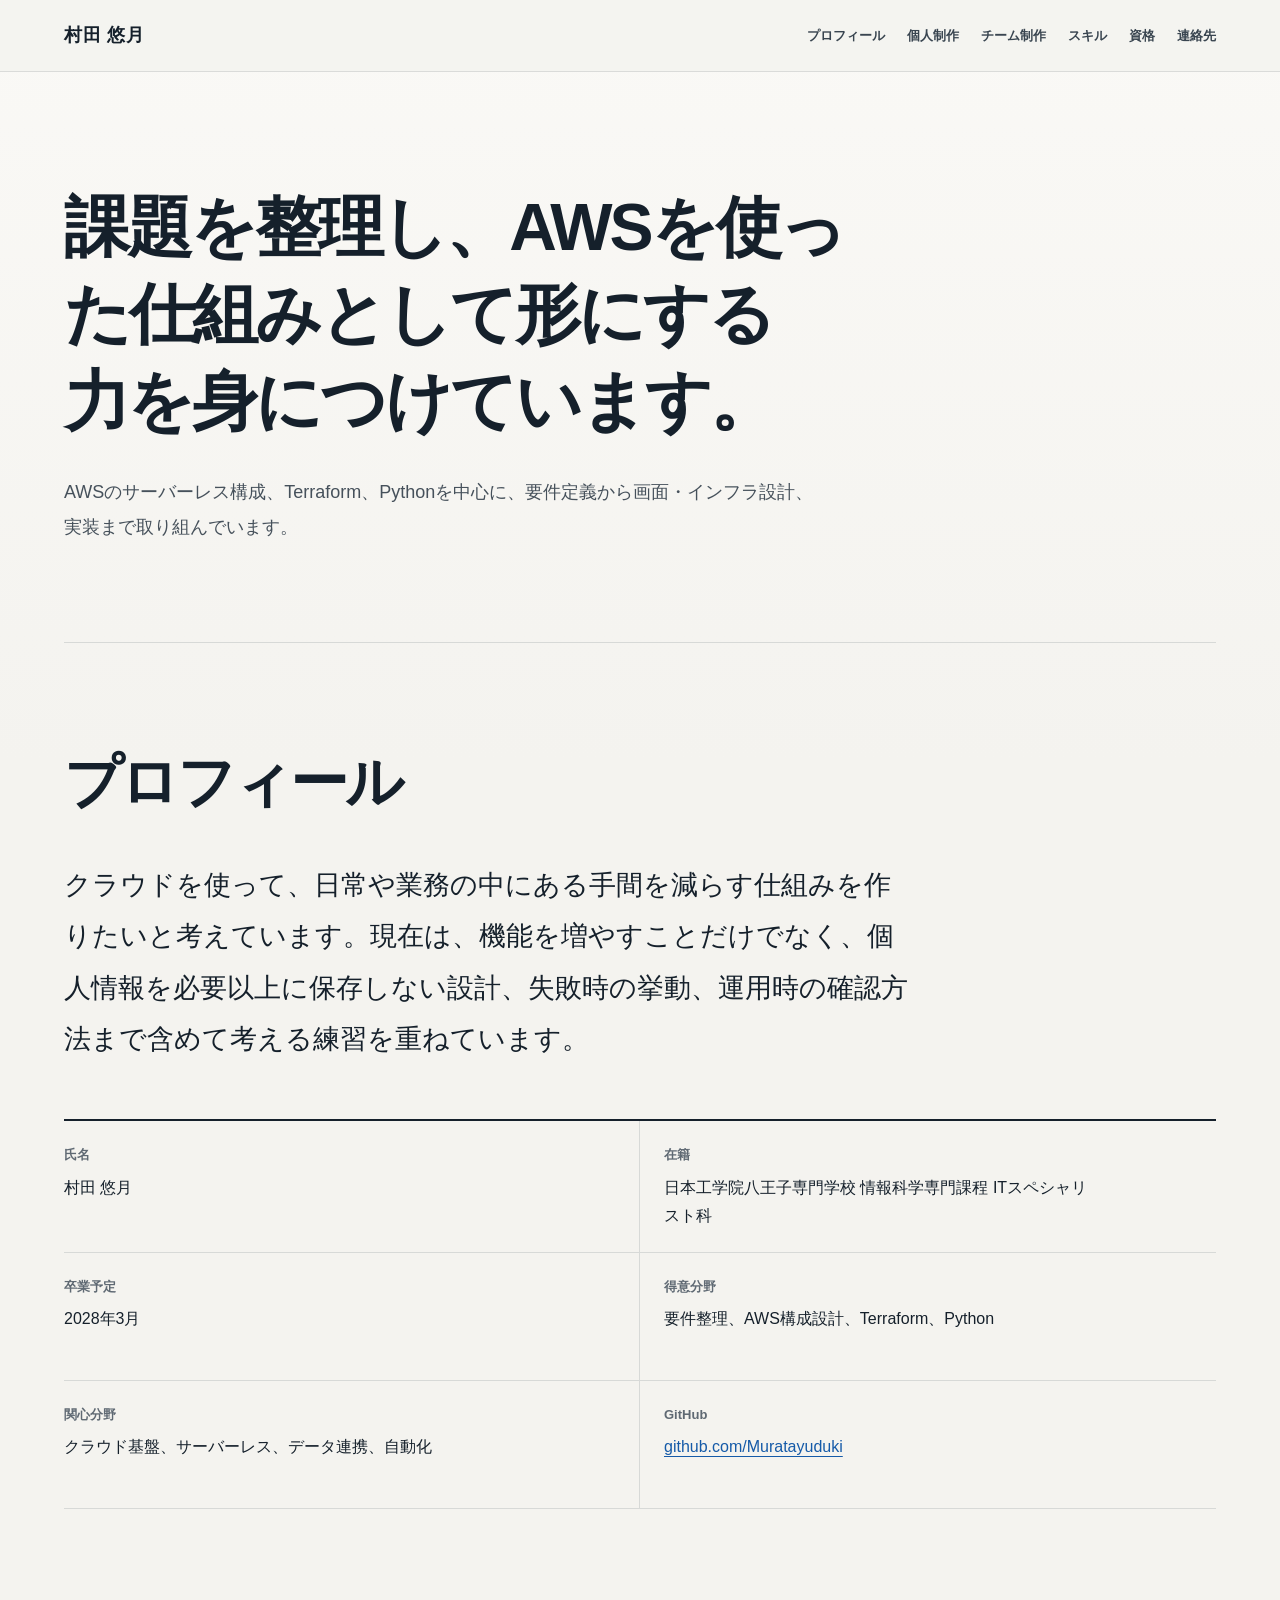
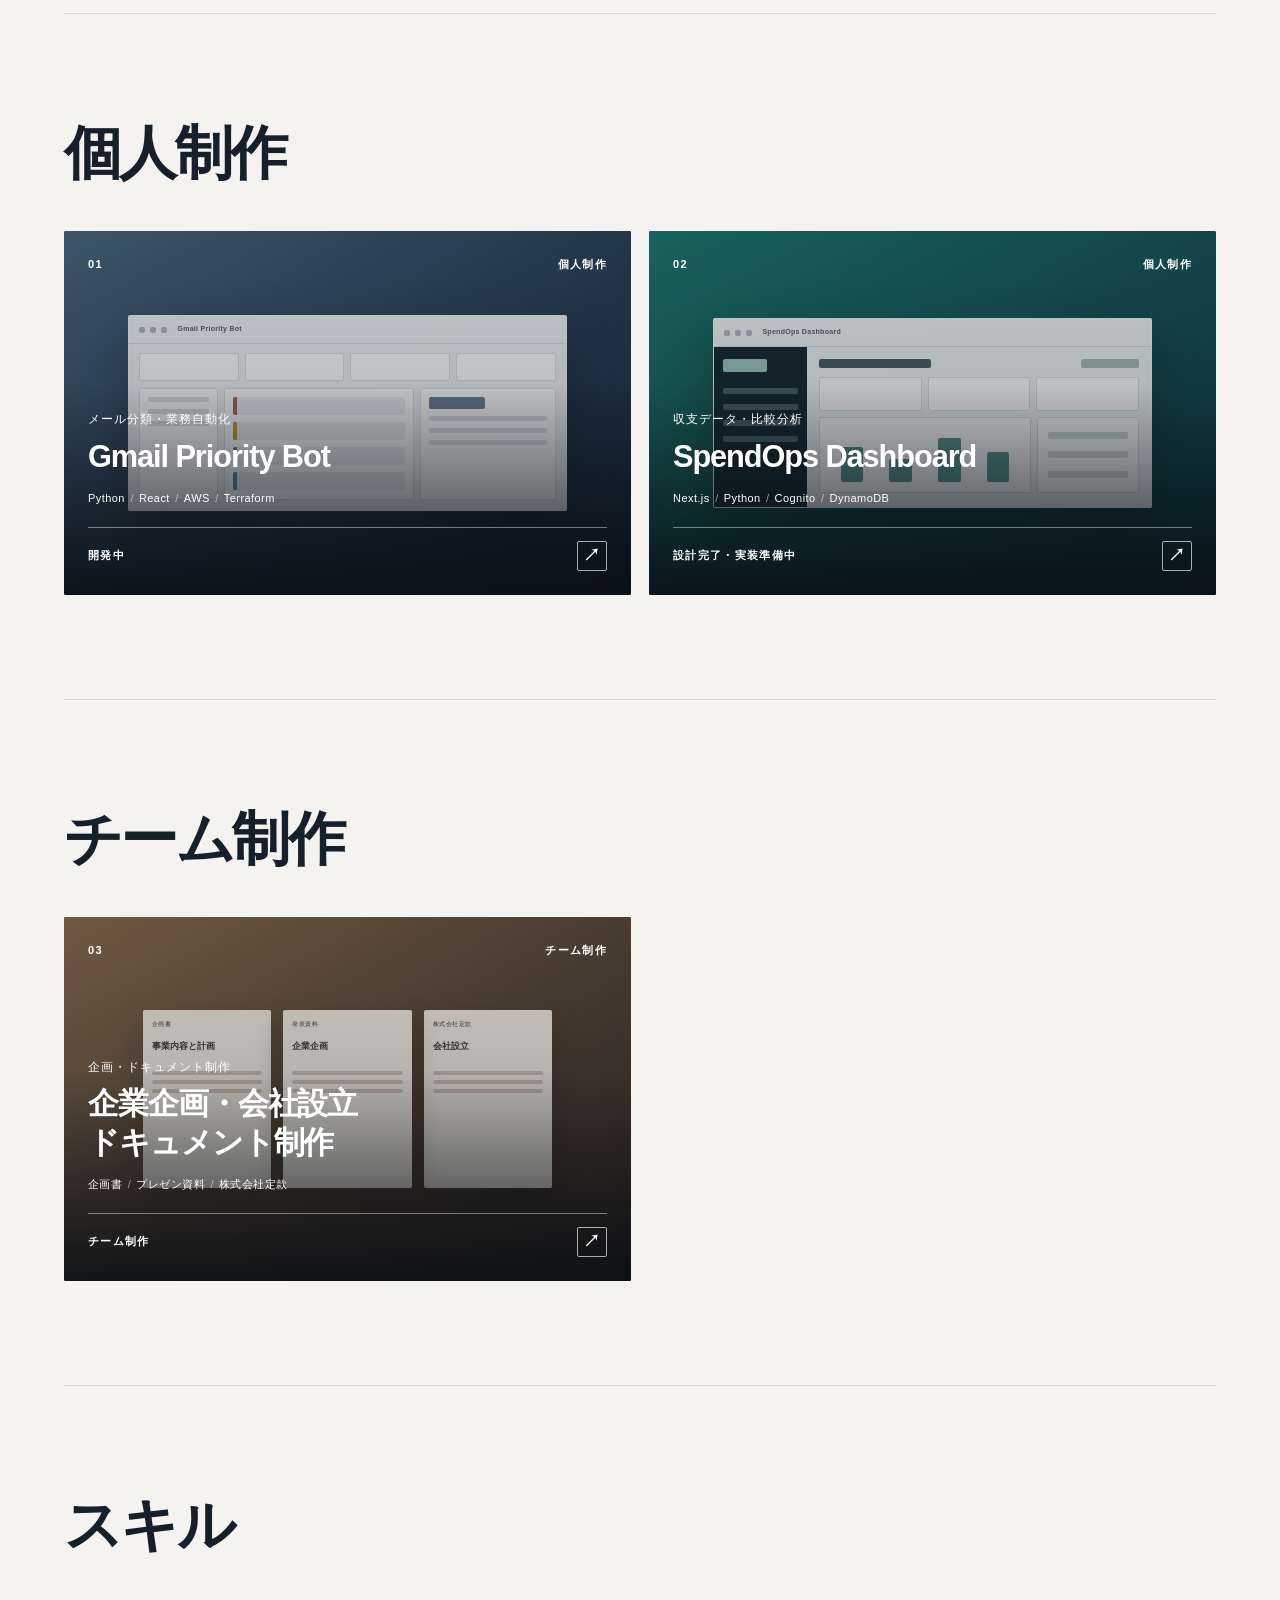
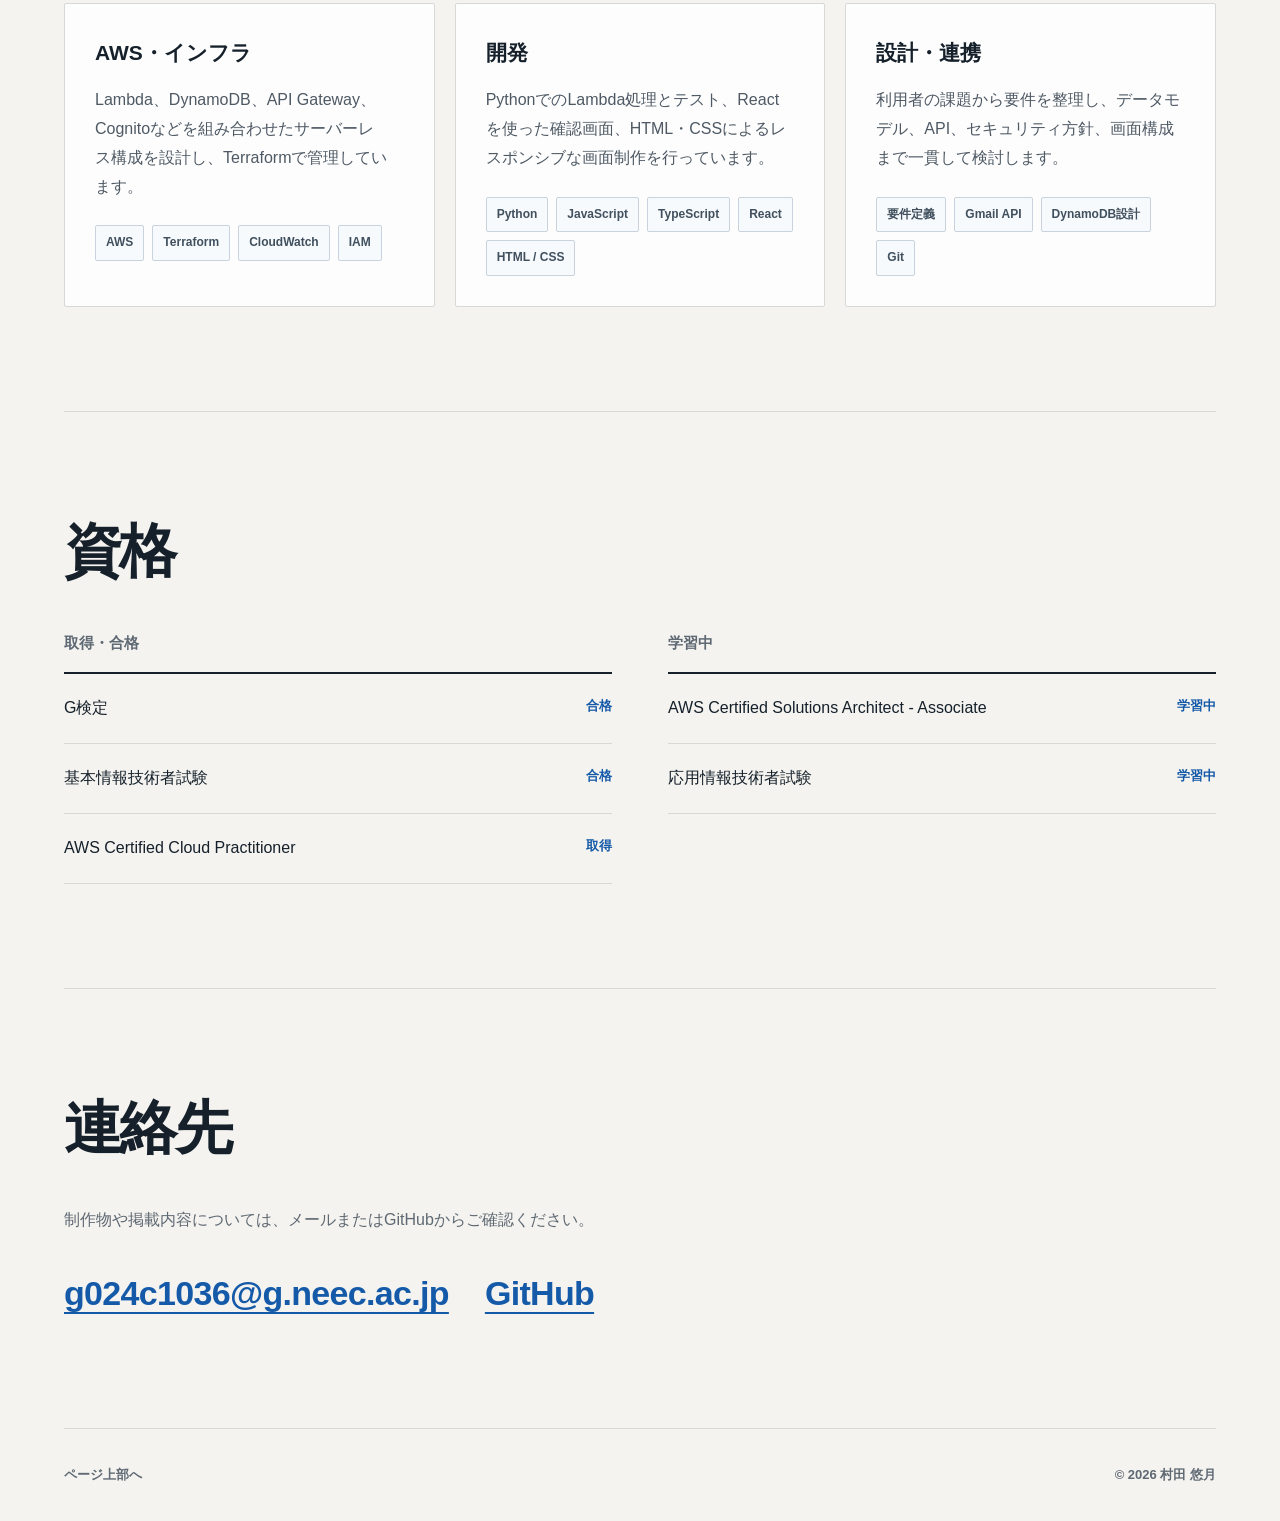
<file: index.html>
<!DOCTYPE html>
<html lang="ja">
<head>
  <meta charset="UTF-8" />
  <meta name="viewport" content="width=device-width, initial-scale=1.0" />
  <meta name="description" content="村田悠月のポートフォリオ。AWSを使った個人制作、チーム制作、スキル、取得資格を紹介します。" />
  <title>村田 悠月 | ポートフォリオ</title>
  <link rel="stylesheet" href="./style.css" />
</head>
<body>
  <header class="site-header">
    <a class="logo" href="#top" aria-label="ページ上部へ戻る">村田 悠月</a>
    <nav class="nav" id="site-nav" aria-label="メインナビゲーション">
      <a href="#profile">プロフィール</a>
      <a href="#personal-works">個人制作</a>
      <a href="#group-work">チーム制作</a>
      <a href="#skills">スキル</a>
      <a href="#certifications">資格</a>
      <a href="#contact">連絡先</a>
    </nav>
    <button class="menu-button" type="button" aria-label="メニューを開く" aria-controls="site-nav" aria-expanded="false">メニュー</button>
  </header>

  <main id="top">
    <h1 class="visually-hidden">村田悠月のポートフォリオ</h1>

    <section class="intro section-reveal" aria-label="自己紹介">
      <div class="intro-copy">
        <p class="intro-lead">課題を整理し、AWSを使った仕組みとして形にする力を身につけています。</p>
        <p>AWSのサーバーレス構成、Terraform、Pythonを中心に、要件定義から画面・インフラ設計、実装まで取り組んでいます。</p>
      </div>
    </section>

    <section id="profile" class="section section-reveal">
      <div class="section-heading">
        <h2>プロフィール</h2>
      </div>
      <div class="profile-layout">
        <p class="profile-statement">クラウドを使って、日常や業務の中にある手間を減らす仕組みを作りたいと考えています。現在は、機能を増やすことだけでなく、個人情報を必要以上に保存しない設計、失敗時の挙動、運用時の確認方法まで含めて考える練習を重ねています。</p>
        <dl class="profile-details">
          <div><dt>氏名</dt><dd>村田 悠月</dd></div>
          <div><dt>在籍</dt><dd>日本工学院八王子専門学校 情報科学専門課程 ITスペシャリスト科</dd></div>
          <div><dt>卒業予定</dt><dd>2028年3月</dd></div>
          <div><dt>得意分野</dt><dd>要件整理、AWS構成設計、Terraform、Python</dd></div>
          <div><dt>関心分野</dt><dd>クラウド基盤、サーバーレス、データ連携、自動化</dd></div>
          <div><dt>GitHub</dt><dd><a class="text-link" href="https://github.com/Muratayuduki" target="_blank" rel="noopener noreferrer">github.com/Muratayuduki</a></dd></div>
        </dl>
      </div>
    </section>

    <section id="personal-works" class="section section-reveal">
      <div class="section-heading">
        <h2>個人制作</h2>
      </div>

      <div class="works-showcase">
        <article class="work-showcase-card">
          <a class="work-showcase-link" href="./gmail-priority-bot.html" aria-label="Gmail Priority Botの詳細を見る">
            <div class="work-preview work-preview-gmail" aria-hidden="true">
              <div class="preview-window">
                <div class="preview-header"><i></i><i></i><i></i><b>Gmail Priority Bot</b></div>
                <div class="preview-stats"><span></span><span></span><span></span><span></span></div>
                <div class="preview-workspace">
                  <div class="preview-sidebar"><span></span><span></span><span></span></div>
                  <div class="preview-mail-list"><span></span><span></span><span></span><span></span></div>
                  <div class="preview-detail"><b></b><span></span><span></span><span></span></div>
                </div>
              </div>
            </div>
            <div class="work-showcase-shade"></div>
            <div class="work-showcase-content">
              <div class="work-showcase-top"><span>01</span><span>個人制作</span></div>
              <div class="work-showcase-main">
                <p>メール分類・業務自動化</p>
                <h3>Gmail Priority Bot</h3>
                <ul><li>Python</li><li>React</li><li>AWS</li><li>Terraform</li></ul>
              </div>
              <div class="work-showcase-bottom"><span>開発中</span><span class="work-arrow" aria-hidden="true">↗</span></div>
            </div>
          </a>
        </article>

        <article class="work-showcase-card">
          <a class="work-showcase-link" href="./spendops.html" aria-label="SpendOps Dashboardの詳細を見る">
            <div class="work-preview work-preview-spendops" aria-hidden="true">
              <div class="preview-window">
                <div class="preview-header"><i></i><i></i><i></i><b>SpendOps Dashboard</b></div>
                <div class="spendops-shell">
                  <div class="spendops-nav"><strong></strong><span></span><span></span><span></span><span></span></div>
                  <div class="spendops-main">
                    <div class="spendops-title"><b></b><span></span></div>
                    <div class="spendops-metrics"><span></span><span></span><span></span></div>
                    <div class="spendops-panels"><div><i></i><i></i><i></i><i></i></div><div><span></span><span></span><span></span></div></div>
                  </div>
                </div>
              </div>
            </div>
            <div class="work-showcase-shade"></div>
            <div class="work-showcase-content">
              <div class="work-showcase-top"><span>02</span><span>個人制作</span></div>
              <div class="work-showcase-main">
                <p>収支データ・比較分析</p>
                <h3>SpendOps Dashboard</h3>
                <ul><li>Next.js</li><li>Python</li><li>Cognito</li><li>DynamoDB</li></ul>
              </div>
              <div class="work-showcase-bottom"><span>設計完了・実装準備中</span><span class="work-arrow" aria-hidden="true">↗</span></div>
            </div>
          </a>
        </article>
      </div>
    </section>

    <section id="group-work" class="section section-reveal">
      <div class="section-heading">
        <h2>チーム制作</h2>
      </div>
      <article class="work-showcase-card work-showcase-card-wide">
        <a class="work-showcase-link" href="./group-project.html" aria-label="企業企画・会社設立ドキュメント制作の詳細を見る">
          <div class="work-preview work-preview-documents" aria-hidden="true">
            <div class="document-preview"><span>企画書</span><b>事業内容と計画</b><i></i><i></i><i></i></div>
            <div class="document-preview"><span>発表資料</span><b>企業企画</b><i></i><i></i><i></i></div>
            <div class="document-preview"><span>株式会社定款</span><b>会社設立</b><i></i><i></i><i></i></div>
          </div>
          <div class="work-showcase-shade"></div>
          <div class="work-showcase-content">
            <div class="work-showcase-top"><span>03</span><span>チーム制作</span></div>
            <div class="work-showcase-main">
              <p>企画・ドキュメント制作</p>
              <h3>企業企画・会社設立ドキュメント制作</h3>
              <ul><li>企画書</li><li>プレゼン資料</li><li>株式会社定款</li></ul>
            </div>
            <div class="work-showcase-bottom"><span>チーム制作</span><span class="work-arrow" aria-hidden="true">↗</span></div>
          </div>
        </a>
      </article>
    </section>

    <section id="skills" class="section section-reveal">
      <div class="section-heading">
        <h2>スキル</h2>
      </div>
      <div class="skill-grid">
        <article>
          <h3>AWS・インフラ</h3>
          <p>Lambda、DynamoDB、API Gateway、Cognitoなどを組み合わせたサーバーレス構成を設計し、Terraformで管理しています。</p>
          <ul class="tag-list"><li>AWS</li><li>Terraform</li><li>CloudWatch</li><li>IAM</li></ul>
        </article>
        <article>
          <h3>開発</h3>
          <p>PythonでのLambda処理とテスト、Reactを使った確認画面、HTML・CSSによるレスポンシブな画面制作を行っています。</p>
          <ul class="tag-list"><li>Python</li><li>JavaScript</li><li>TypeScript</li><li>React</li><li>HTML / CSS</li></ul>
        </article>
        <article>
          <h3>設計・連携</h3>
          <p>利用者の課題から要件を整理し、データモデル、API、セキュリティ方針、画面構成まで一貫して検討します。</p>
          <ul class="tag-list"><li>要件定義</li><li>Gmail API</li><li>DynamoDB設計</li><li>Git</li></ul>
        </article>
      </div>
    </section>

    <section id="certifications" class="section section-reveal">
      <div class="section-heading">
        <h2>資格</h2>
      </div>
      <div class="certification-groups">
        <div>
          <h3>取得・合格</h3>
          <ul class="cert-list">
            <li><span>G検定</span><strong>合格</strong></li>
            <li><span>基本情報技術者試験</span><strong>合格</strong></li>
            <li><span>AWS Certified Cloud Practitioner</span><strong>取得</strong></li>
          </ul>
        </div>
        <div>
          <h3>学習中</h3>
          <ul class="cert-list">
            <li><span>AWS Certified Solutions Architect - Associate</span><strong>学習中</strong></li>
            <li><span>応用情報技術者試験</span><strong>学習中</strong></li>
          </ul>
        </div>
      </div>
    </section>

    <section id="contact" class="section contact section-reveal">
      <div class="section-heading">
        <h2>連絡先</h2>
      </div>
      <p>制作物や掲載内容については、メールまたはGitHubからご確認ください。</p>
      <div class="contact-links">
        <a href="mailto:g024c1036@g.neec.ac.jp">g024c1036@g.neec.ac.jp</a>
        <a href="https://github.com/Muratayuduki" target="_blank" rel="noopener noreferrer">GitHub</a>
      </div>
    </section>
  </main>

  <footer class="footer">
    <a href="#top">ページ上部へ</a>
    <p>&copy; 2026 村田 悠月</p>
  </footer>

  <script src="./script.js"></script>
</body>
</html>
</file>
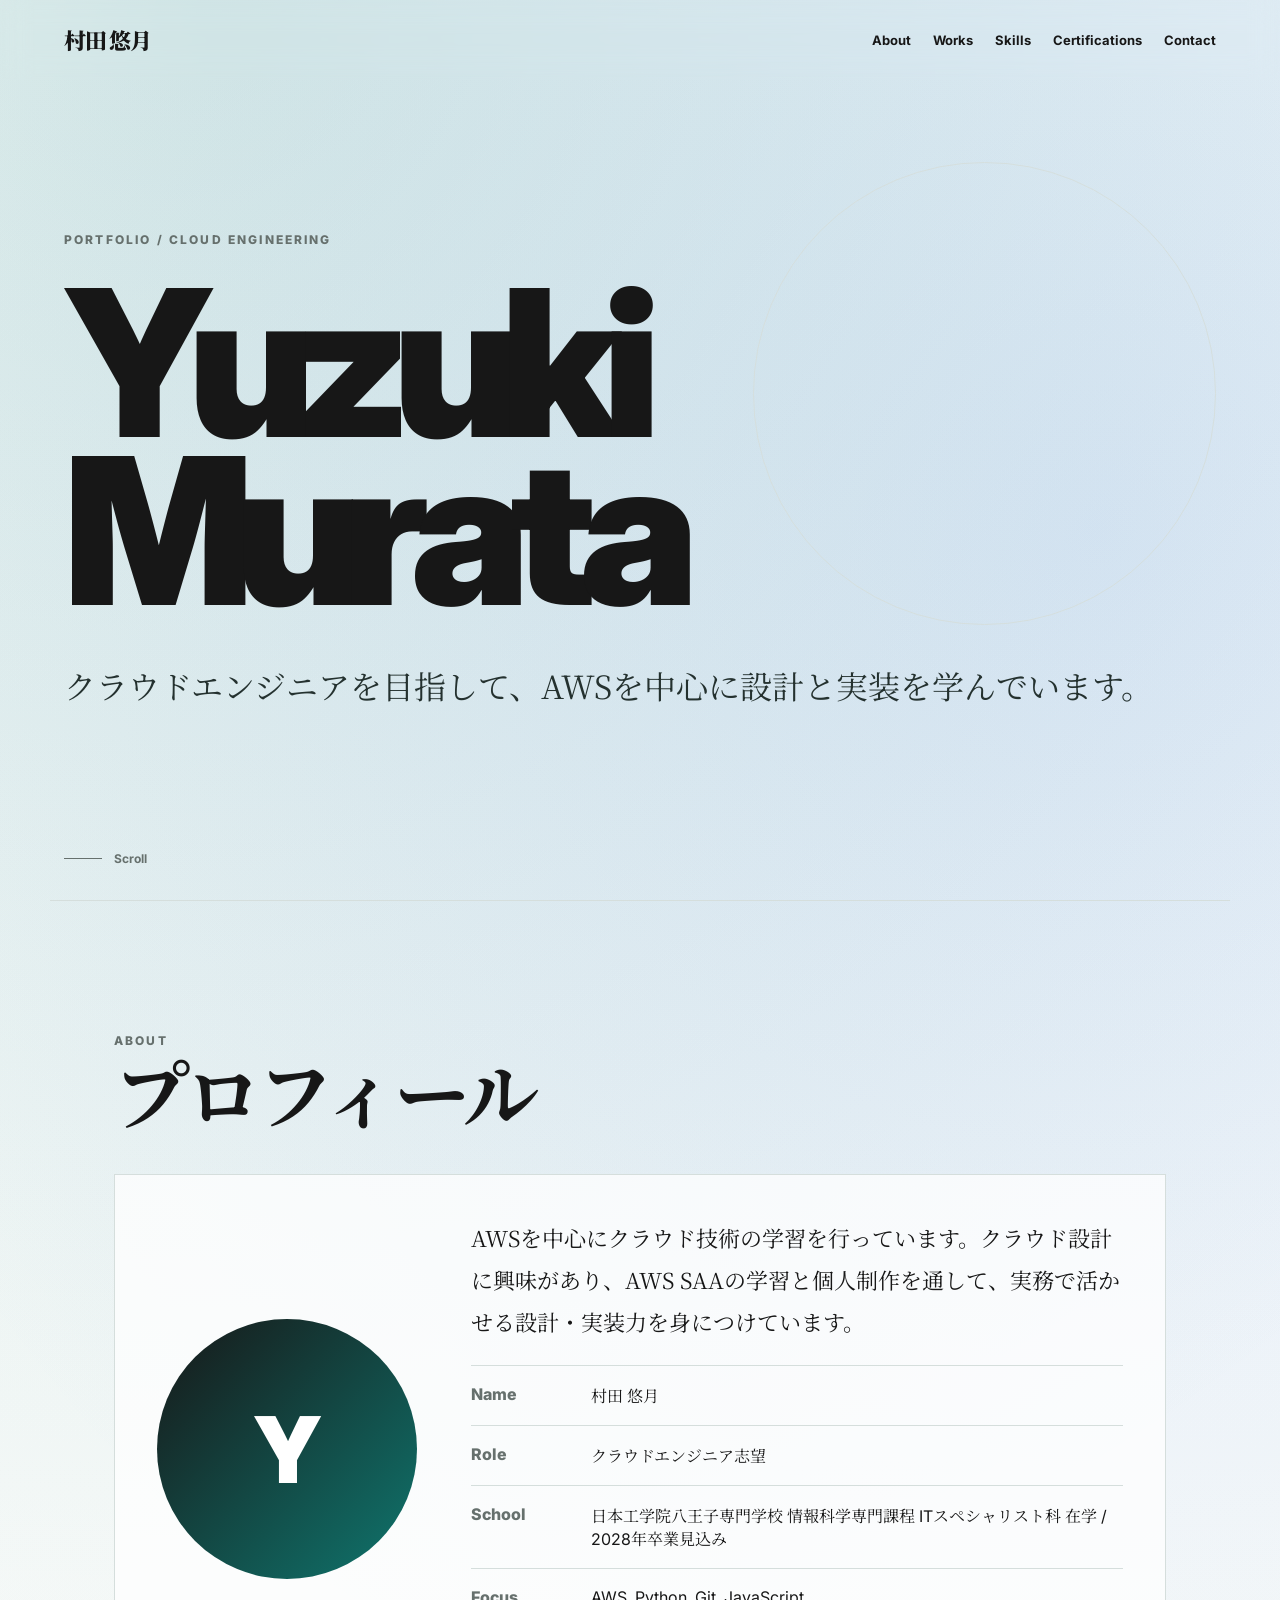
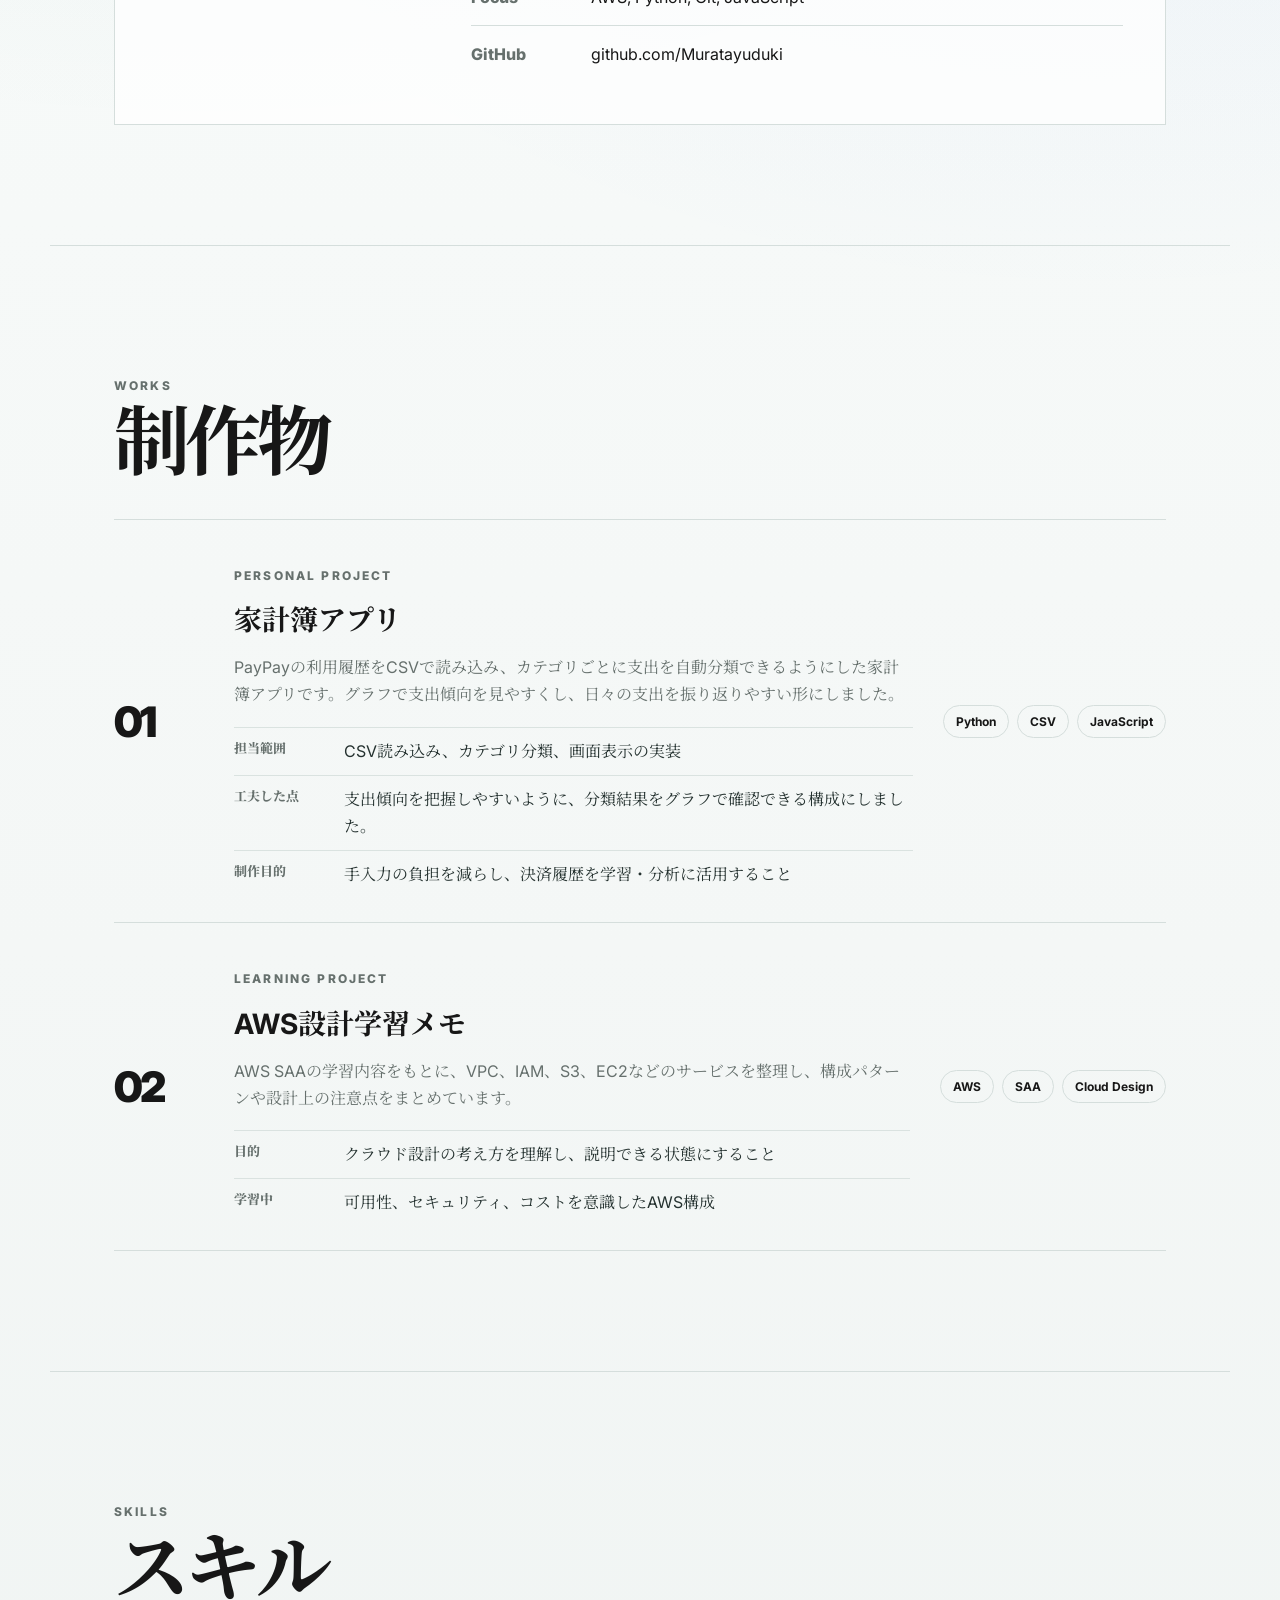
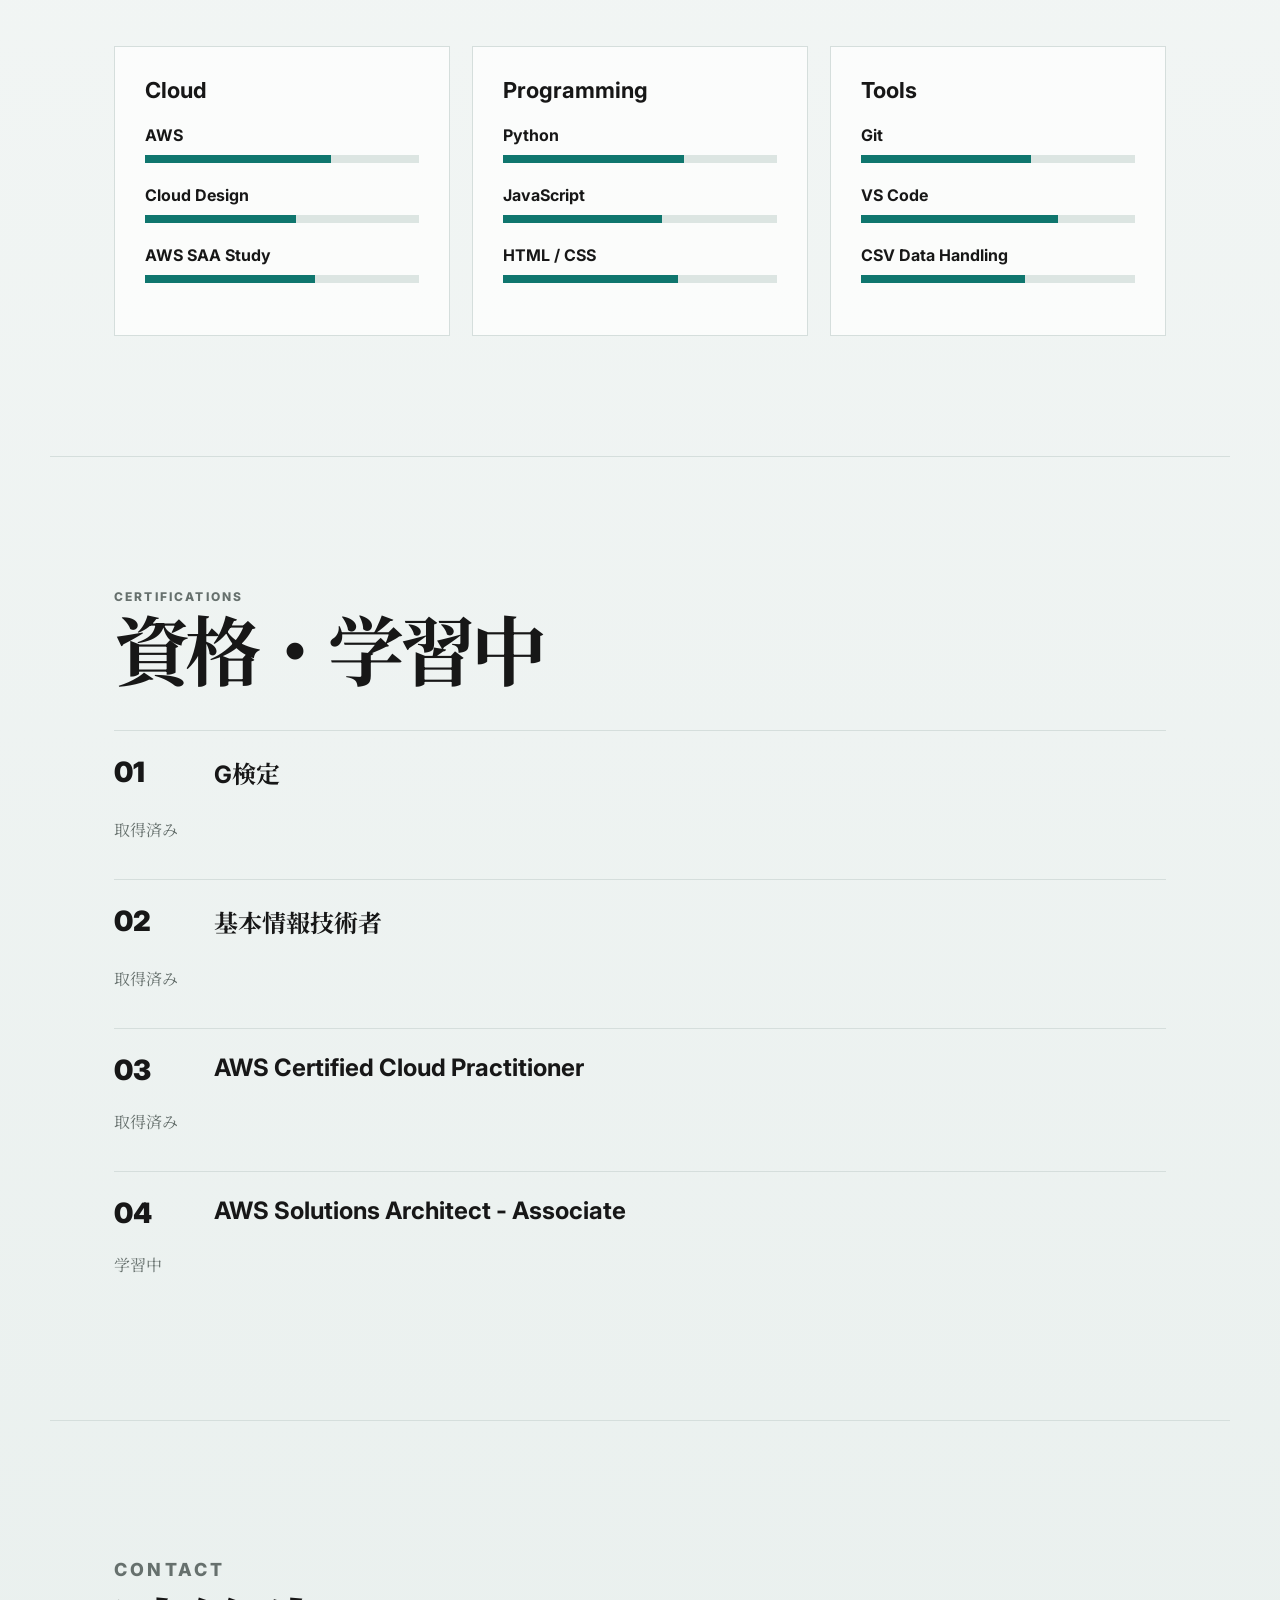
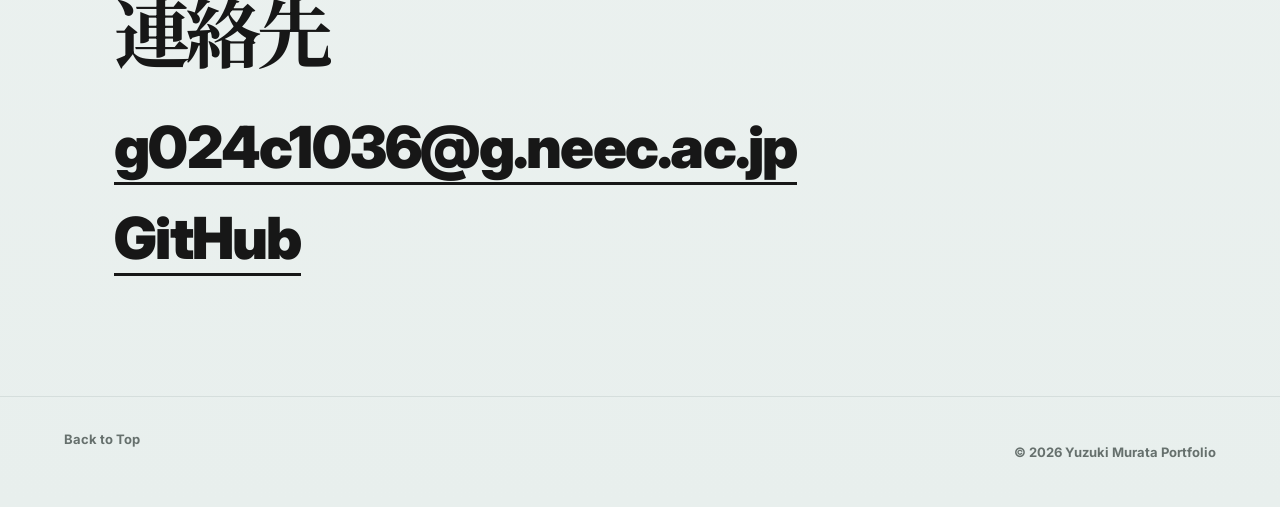
<file: portfolio_like/index.html>
<!DOCTYPE html>
<html lang="ja">
<head>
  <meta charset="UTF-8" />
  <meta name="viewport" content="width=device-width, initial-scale=1.0" />
  <title>村田 悠月 Portfolio</title>
  <link rel="preconnect" href="https://fonts.googleapis.com">
  <link rel="preconnect" href="https://fonts.gstatic.com" crossorigin>
  <link href="https://fonts.googleapis.com/css2?family=Inter:wght@400;500;600;700;800;900&family=Noto+Serif+JP:wght@400;500;700&display=swap" rel="stylesheet">
  <link rel="stylesheet" href="style.css" />
</head>
<body>
  <header class="site-header">
    <a class="logo" href="#top">村田 悠月</a>
    <nav class="nav">
      <a href="#about">About</a>
      <a href="#works">Works</a>
      <a href="#skills">Skills</a>
      <a href="#certifications">Certifications</a>
      <a href="#contact">Contact</a>
    </nav>
    <button class="menu-button" aria-label="メニューを開く">Menu</button>
  </header>

  <main id="top">
    <section class="hero section-reveal">
      <p class="eyebrow">Portfolio / Cloud Engineering</p>
      <h1 class="hero-title">
        <span>Yuzuki</span>
        <span>Murata</span>
      </h1>
      <p class="hero-subtitle">クラウドエンジニアを目指して、AWSを中心に設計と実装を学んでいます。</p>
      <div class="scroll-indicator">
        <span></span>
        Scroll
      </div>
    </section>

    <section id="about" class="section section-reveal">
      <p class="section-label">About</p>
      <h2>プロフィール</h2>
      <div class="about-card">
        <div class="avatar">
          <span>Y</span>
        </div>
        <div class="about-content">
          <p class="tagline">AWSを中心にクラウド技術の学習を行っています。クラウド設計に興味があり、AWS SAAの学習と個人制作を通して、実務で活かせる設計・実装力を身につけています。</p>
          <dl class="profile-list">
            <div><dt>Name</dt><dd>村田 悠月</dd></div>
            <div><dt>Role</dt><dd>クラウドエンジニア志望</dd></div>
            <div><dt>School</dt><dd>日本工学院八王子専門学校 情報科学専門課程 ITスペシャリスト科 在学 / 2028年卒業見込み</dd></div>
            <div><dt>Focus</dt><dd>AWS, Python, Git, JavaScript</dd></div>
            <div><dt>GitHub</dt><dd><a href="https://github.com/Muratayuduki" target="_blank" rel="noopener noreferrer">github.com/Muratayuduki</a></dd></div>
          </dl>
        </div>
      </div>
    </section>

    <section id="works" class="section section-reveal">
      <p class="section-label">Works</p>
      <h2>制作物</h2>
      <div class="works-list">
        <article class="work-item">
          <span class="work-number">01</span>
          <div>
            <p class="work-type">Personal Project</p>
            <h3>家計簿アプリ</h3>
            <p>PayPayの利用履歴をCSVで読み込み、カテゴリごとに支出を自動分類できるようにした家計簿アプリです。グラフで支出傾向を見やすくし、日々の支出を振り返りやすい形にしました。</p>
            <dl class="work-meta">
              <div><dt>担当範囲</dt><dd>CSV読み込み、カテゴリ分類、画面表示の実装</dd></div>
              <div><dt>工夫した点</dt><dd>支出傾向を把握しやすいように、分類結果をグラフで確認できる構成にしました。</dd></div>
              <div><dt>制作目的</dt><dd>手入力の負担を減らし、決済履歴を学習・分析に活用すること</dd></div>
            </dl>
          </div>
          <ul class="chips"><li>Python</li><li>CSV</li><li>JavaScript</li></ul>
        </article>
        <article class="work-item">
          <span class="work-number">02</span>
          <div>
            <p class="work-type">Learning Project</p>
            <h3>AWS設計学習メモ</h3>
            <p>AWS SAAの学習内容をもとに、VPC、IAM、S3、EC2などのサービスを整理し、構成パターンや設計上の注意点をまとめています。</p>
            <dl class="work-meta">
              <div><dt>目的</dt><dd>クラウド設計の考え方を理解し、説明できる状態にすること</dd></div>
              <div><dt>学習中</dt><dd>可用性、セキュリティ、コストを意識したAWS構成</dd></div>
            </dl>
          </div>
          <ul class="chips"><li>AWS</li><li>SAA</li><li>Cloud Design</li></ul>
        </article>
      </div>
    </section>

    <section id="skills" class="section section-reveal">
      <p class="section-label">Skills</p>
      <h2>スキル</h2>
      <div class="skill-grid">
        <div class="skill-group">
          <h3>Cloud</h3>
          <div class="skill" style="--level: 68%"><span>AWS</span><b></b></div>
          <div class="skill" style="--level: 55%"><span>Cloud Design</span><b></b></div>
          <div class="skill" style="--level: 62%"><span>AWS SAA Study</span><b></b></div>
        </div>
        <div class="skill-group">
          <h3>Programming</h3>
          <div class="skill" style="--level: 66%"><span>Python</span><b></b></div>
          <div class="skill" style="--level: 58%"><span>JavaScript</span><b></b></div>
          <div class="skill" style="--level: 64%"><span>HTML / CSS</span><b></b></div>
        </div>
        <div class="skill-group">
          <h3>Tools</h3>
          <div class="skill" style="--level: 62%"><span>Git</span><b></b></div>
          <div class="skill" style="--level: 72%"><span>VS Code</span><b></b></div>
          <div class="skill" style="--level: 60%"><span>CSV Data Handling</span><b></b></div>
        </div>
      </div>
    </section>

    <section id="certifications" class="section section-reveal">
      <p class="section-label">Certifications</p>
      <h2>資格・学習中</h2>
      <div class="cert-list">
        <article><span>01</span><h3>G検定</h3><p>取得済み</p></article>
        <article><span>02</span><h3>基本情報技術者</h3><p>取得済み</p></article>
        <article><span>03</span><h3>AWS Certified Cloud Practitioner</h3><p>取得済み</p></article>
        <article><span>04</span><h3>AWS Solutions Architect - Associate</h3><p>学習中</p></article>
      </div>
    </section>

    <section id="contact" class="section contact section-reveal">
      <p class="section-label">Contact</p>
      <h2>連絡先</h2>

      <div class="contact-links">
        <a class="contact-link" href="mailto:g024c1036@g.neec.ac.jp">g024c1036@g.neec.ac.jp</a>
        <a class="contact-link" href="https://github.com/Muratayuduki" target="_blank" rel="noopener noreferrer">GitHub</a>
      </div>
    </section>
  </main>

  <footer class="footer">
    <a href="#top">Back to Top</a>
    <p>© 2026 Yuzuki Murata Portfolio</p>
  </footer>

  <script src="script.js"></script>
</body>
</html>
</file>
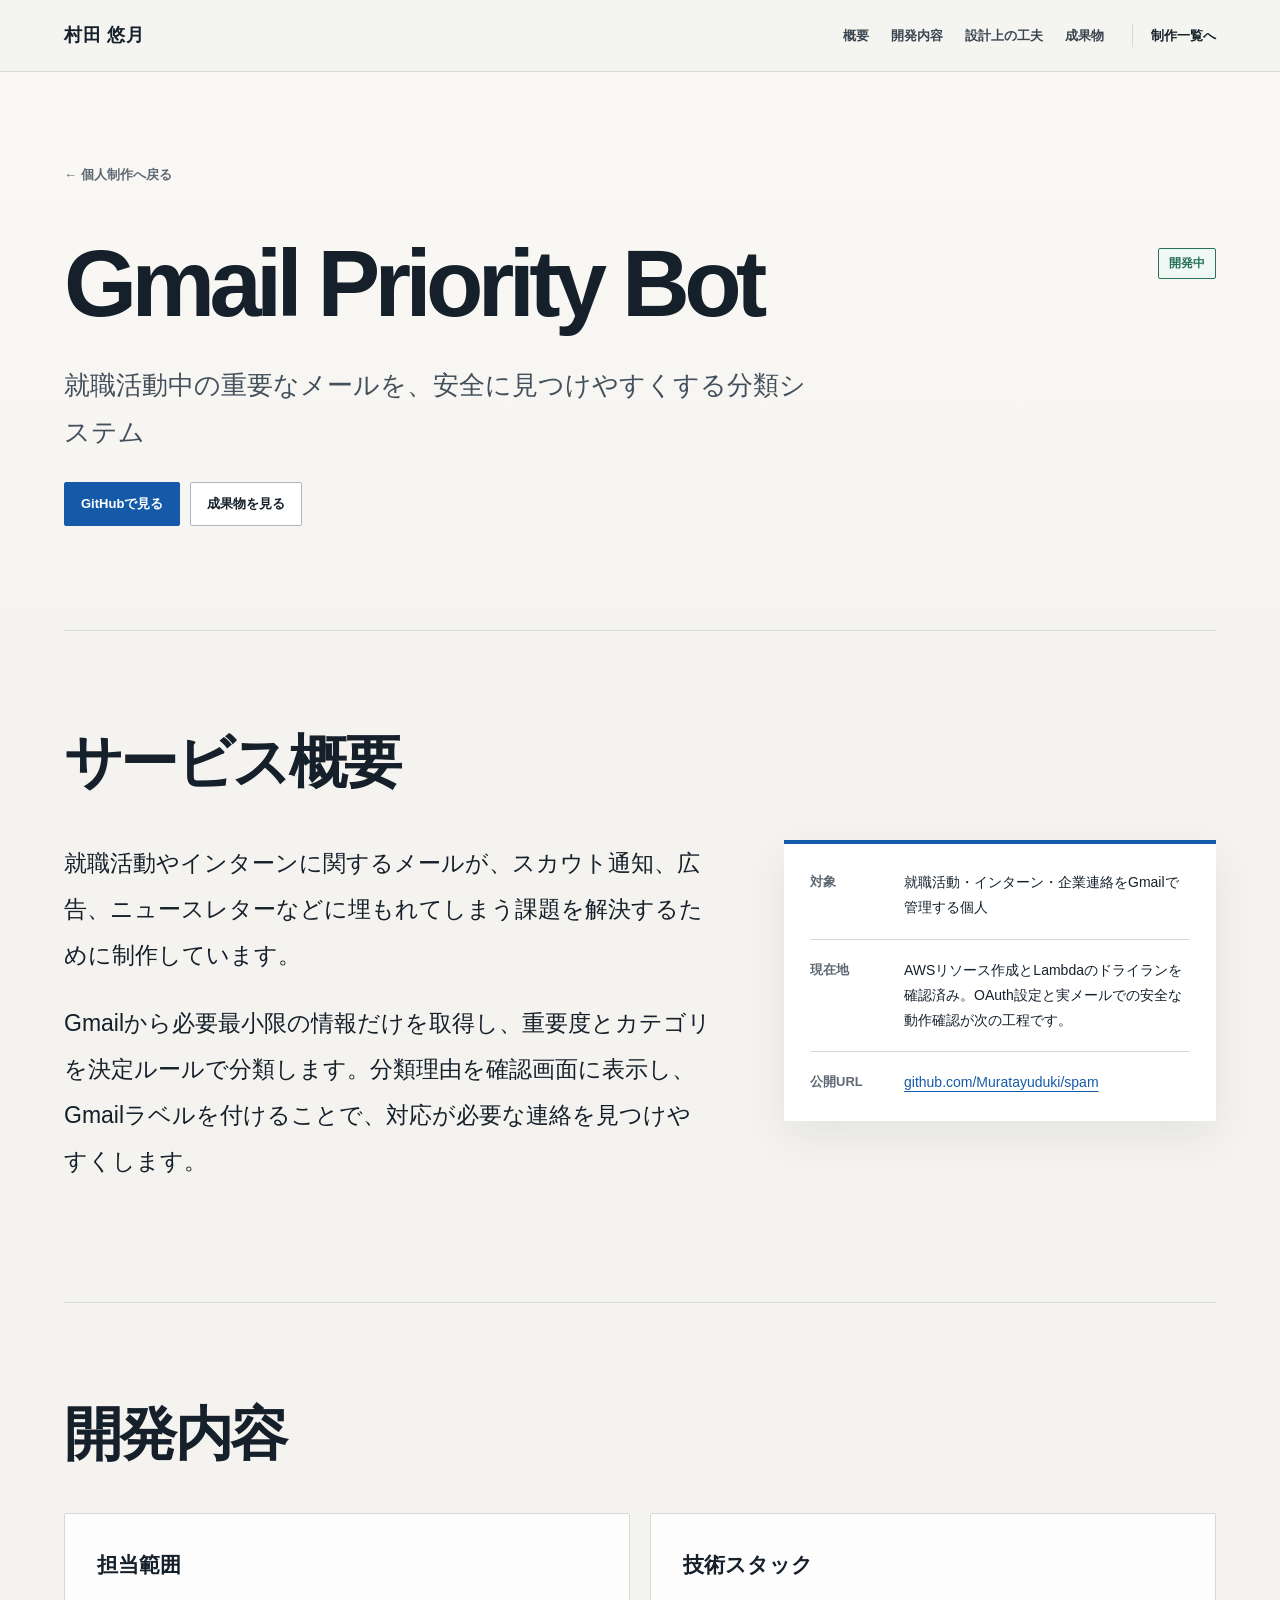
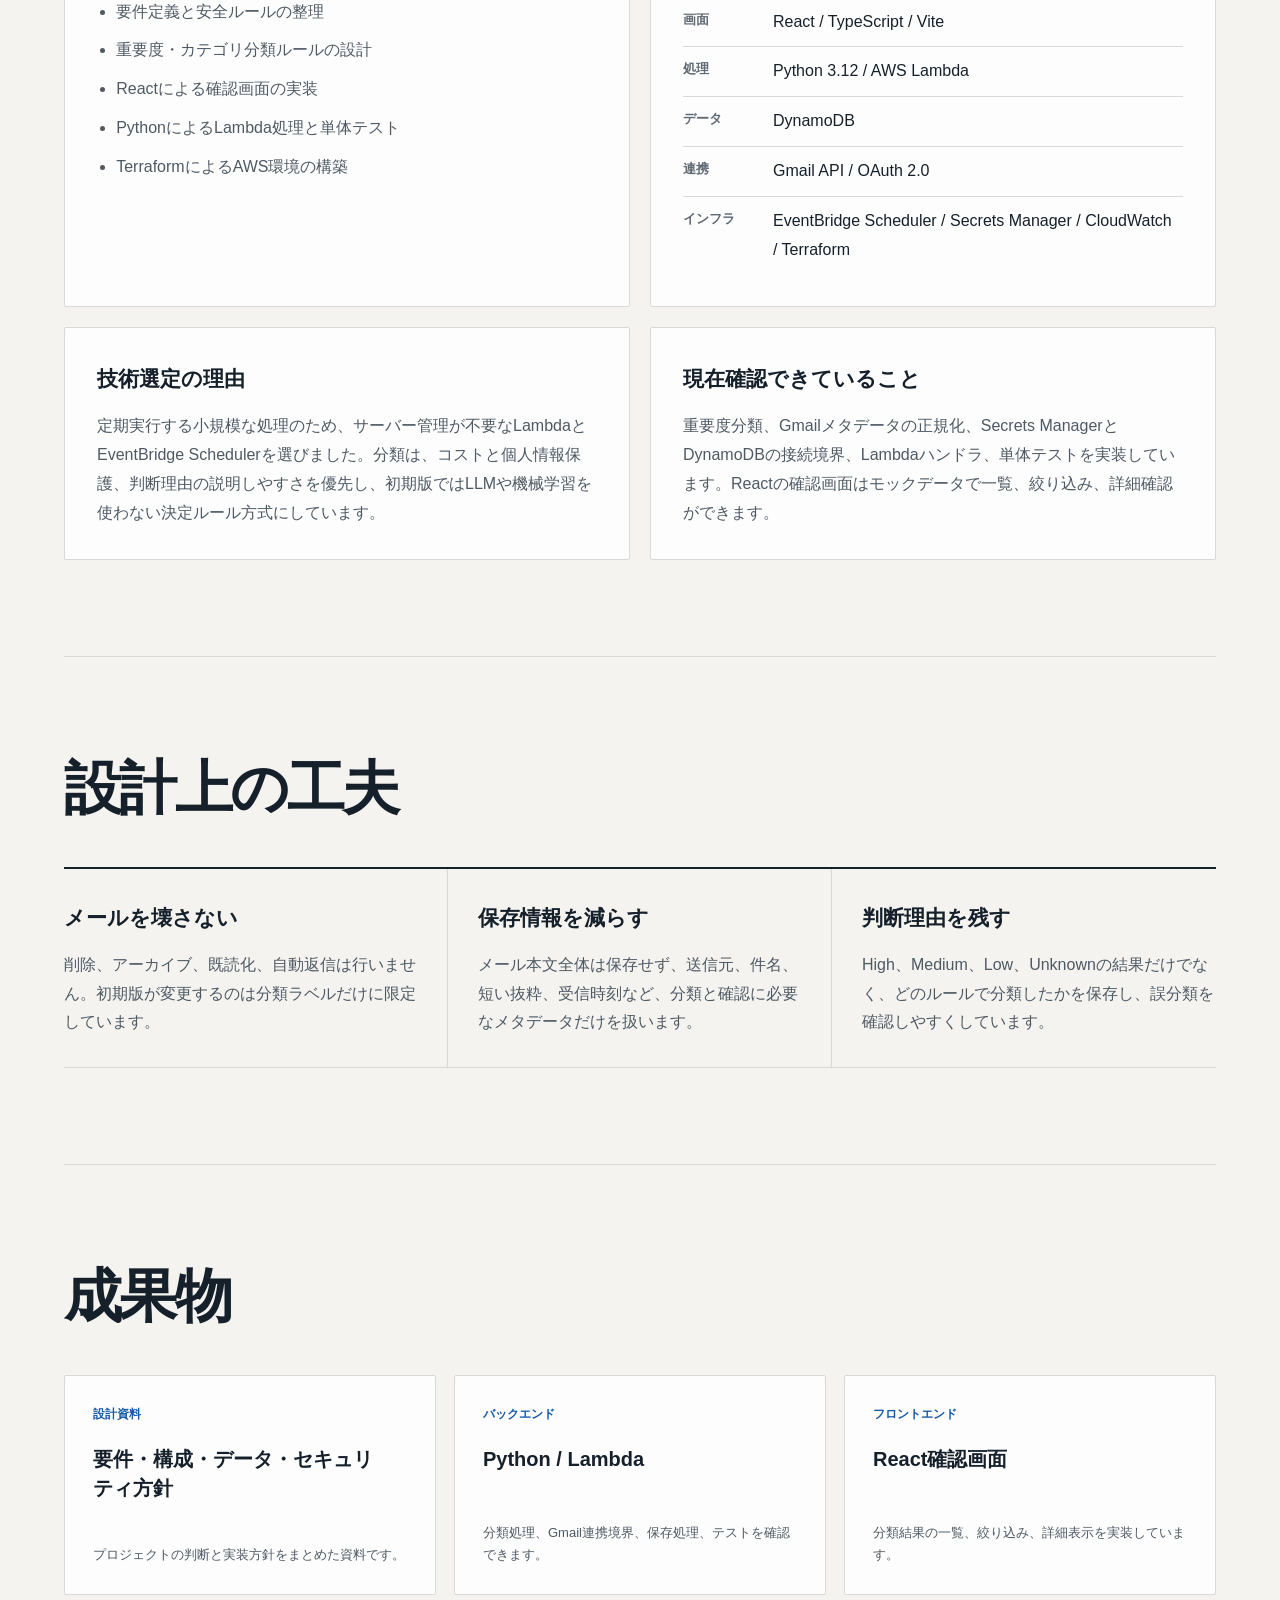
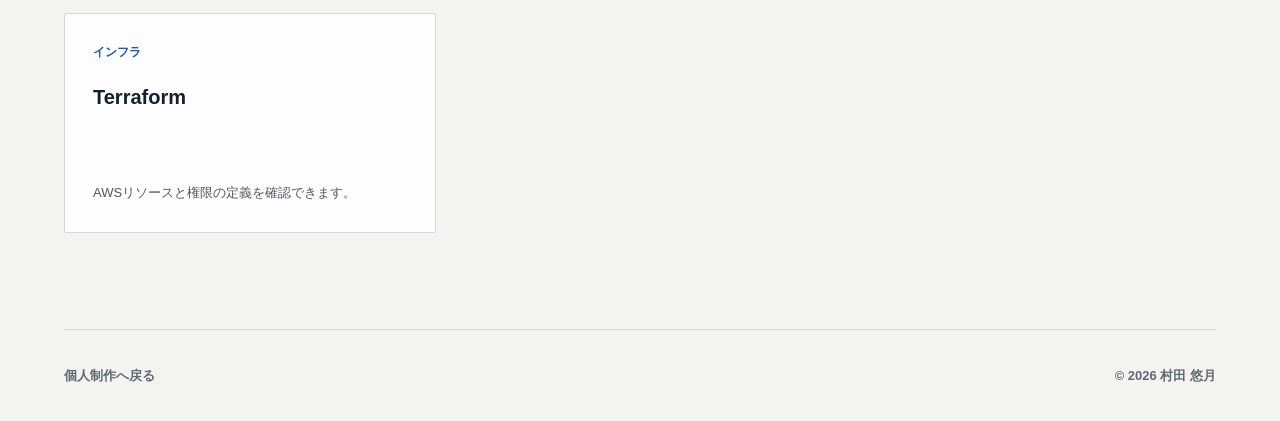
<file: gmail-priority-bot.html>
<!DOCTYPE html>
<html lang="ja">
<head>
  <meta charset="UTF-8" />
  <meta name="viewport" content="width=device-width, initial-scale=1.0" />
  <meta name="description" content="就職活動メールを安全に分類するGmail Priority Botの制作内容、技術構成、現在の進捗を紹介します。" />
  <title>Gmail Priority Bot | 村田 悠月</title>
  <link rel="stylesheet" href="./style.css" />
</head>
<body>
  <header class="site-header">
    <a class="logo" href="./index.html">村田 悠月</a>
    <nav class="nav" id="site-nav" aria-label="ページ内ナビゲーション">
      <a href="#overview">概要</a>
      <a href="#development">開発内容</a>
      <a href="#safety">設計上の工夫</a>
      <a href="#resources">成果物</a>
    </nav>
    <a class="header-back" href="./index.html#personal-works">制作一覧へ</a>
  </header>

  <main class="project-main">
    <section class="project-hero section-reveal">
      <a class="back-link" href="./index.html#personal-works">← 個人制作へ戻る</a>
      <div class="project-title-row">
        <div>
          <h1>Gmail Priority Bot</h1>
          <p>就職活動中の重要なメールを、安全に見つけやすくする分類システム</p>
        </div>
        <span class="status status-progress">開発中</span>
      </div>
      <div class="project-links">
        <a class="button button-primary" href="https://github.com/Muratayuduki/spam" target="_blank" rel="noopener noreferrer">GitHubで見る</a>
        <a class="button" href="#resources">成果物を見る</a>
      </div>
    </section>

    <section class="section document-section section-reveal" id="overview">
      <div class="section-heading"><h2>サービス概要</h2></div>
      <div class="overview-grid">
        <div class="overview-lead">
          <p>就職活動やインターンに関するメールが、スカウト通知、広告、ニュースレターなどに埋もれてしまう課題を解決するために制作しています。</p>
          <p>Gmailから必要最小限の情報だけを取得し、重要度とカテゴリを決定ルールで分類します。分類理由を確認画面に表示し、Gmailラベルを付けることで、対応が必要な連絡を見つけやすくします。</p>
        </div>
        <dl class="project-info-panel">
          <div><dt>対象</dt><dd>就職活動・インターン・企業連絡をGmailで管理する個人</dd></div>
          <div><dt>現在地</dt><dd>AWSリソース作成とLambdaのドライランを確認済み。OAuth設定と実メールでの安全な動作確認が次の工程です。</dd></div>
          <div><dt>公開URL</dt><dd><a class="text-link" href="https://github.com/Muratayuduki/spam" target="_blank" rel="noopener noreferrer">github.com/Muratayuduki/spam</a></dd></div>
        </dl>
      </div>
    </section>

    <section class="section document-section section-reveal" id="development">
      <div class="section-heading"><h2>開発内容</h2></div>
      <div class="detail-grid">
        <article class="detail-card">
          <h3>担当範囲</h3>
          <ul class="plain-list">
            <li>要件定義と安全ルールの整理</li>
            <li>重要度・カテゴリ分類ルールの設計</li>
            <li>Reactによる確認画面の実装</li>
            <li>PythonによるLambda処理と単体テスト</li>
            <li>TerraformによるAWS環境の構築</li>
          </ul>
        </article>
        <article class="detail-card">
          <h3>技術スタック</h3>
          <dl class="stack-list">
            <div><dt>画面</dt><dd>React / TypeScript / Vite</dd></div>
            <div><dt>処理</dt><dd>Python 3.12 / AWS Lambda</dd></div>
            <div><dt>データ</dt><dd>DynamoDB</dd></div>
            <div><dt>連携</dt><dd>Gmail API / OAuth 2.0</dd></div>
            <div><dt>インフラ</dt><dd>EventBridge Scheduler / Secrets Manager / CloudWatch / Terraform</dd></div>
          </dl>
        </article>
        <article class="detail-card">
          <h3>技術選定の理由</h3>
          <p>定期実行する小規模な処理のため、サーバー管理が不要なLambdaとEventBridge Schedulerを選びました。分類は、コストと個人情報保護、判断理由の説明しやすさを優先し、初期版ではLLMや機械学習を使わない決定ルール方式にしています。</p>
        </article>
        <article class="detail-card">
          <h3>現在確認できていること</h3>
          <p>重要度分類、Gmailメタデータの正規化、Secrets ManagerとDynamoDBの接続境界、Lambdaハンドラ、単体テストを実装しています。Reactの確認画面はモックデータで一覧、絞り込み、詳細確認ができます。</p>
        </article>
      </div>
    </section>

    <section class="section document-section section-reveal" id="safety">
      <div class="section-heading"><h2>設計上の工夫</h2></div>
      <div class="safety-layout">
        <div>
          <h3>メールを壊さない</h3>
          <p>削除、アーカイブ、既読化、自動返信は行いません。初期版が変更するのは分類ラベルだけに限定しています。</p>
        </div>
        <div>
          <h3>保存情報を減らす</h3>
          <p>メール本文全体は保存せず、送信元、件名、短い抜粋、受信時刻など、分類と確認に必要なメタデータだけを扱います。</p>
        </div>
        <div>
          <h3>判断理由を残す</h3>
          <p>High、Medium、Low、Unknownの結果だけでなく、どのルールで分類したかを保存し、誤分類を確認しやすくしています。</p>
        </div>
      </div>
    </section>

    <section class="section document-section section-reveal" id="resources">
      <div class="section-heading"><h2>成果物</h2></div>
      <div class="resource-list">
        <a href="https://github.com/Muratayuduki/spam/tree/main/docs" target="_blank" rel="noopener noreferrer">
          <span>設計資料</span>
          <strong>要件・構成・データ・セキュリティ方針</strong>
          <small>プロジェクトの判断と実装方針をまとめた資料です。</small>
        </a>
        <a href="https://github.com/Muratayuduki/spam/tree/main/backend" target="_blank" rel="noopener noreferrer">
          <span>バックエンド</span>
          <strong>Python / Lambda</strong>
          <small>分類処理、Gmail連携境界、保存処理、テストを確認できます。</small>
        </a>
        <a href="https://github.com/Muratayuduki/spam/tree/main/frontend" target="_blank" rel="noopener noreferrer">
          <span>フロントエンド</span>
          <strong>React確認画面</strong>
          <small>分類結果の一覧、絞り込み、詳細表示を実装しています。</small>
        </a>
        <a href="https://github.com/Muratayuduki/spam/tree/main/infra/terraform" target="_blank" rel="noopener noreferrer">
          <span>インフラ</span>
          <strong>Terraform</strong>
          <small>AWSリソースと権限の定義を確認できます。</small>
        </a>
      </div>
    </section>
  </main>

  <footer class="footer">
    <a href="./index.html#personal-works">個人制作へ戻る</a>
    <p>&copy; 2026 村田 悠月</p>
  </footer>

  <script src="./script.js"></script>
</body>
</html>
</file>
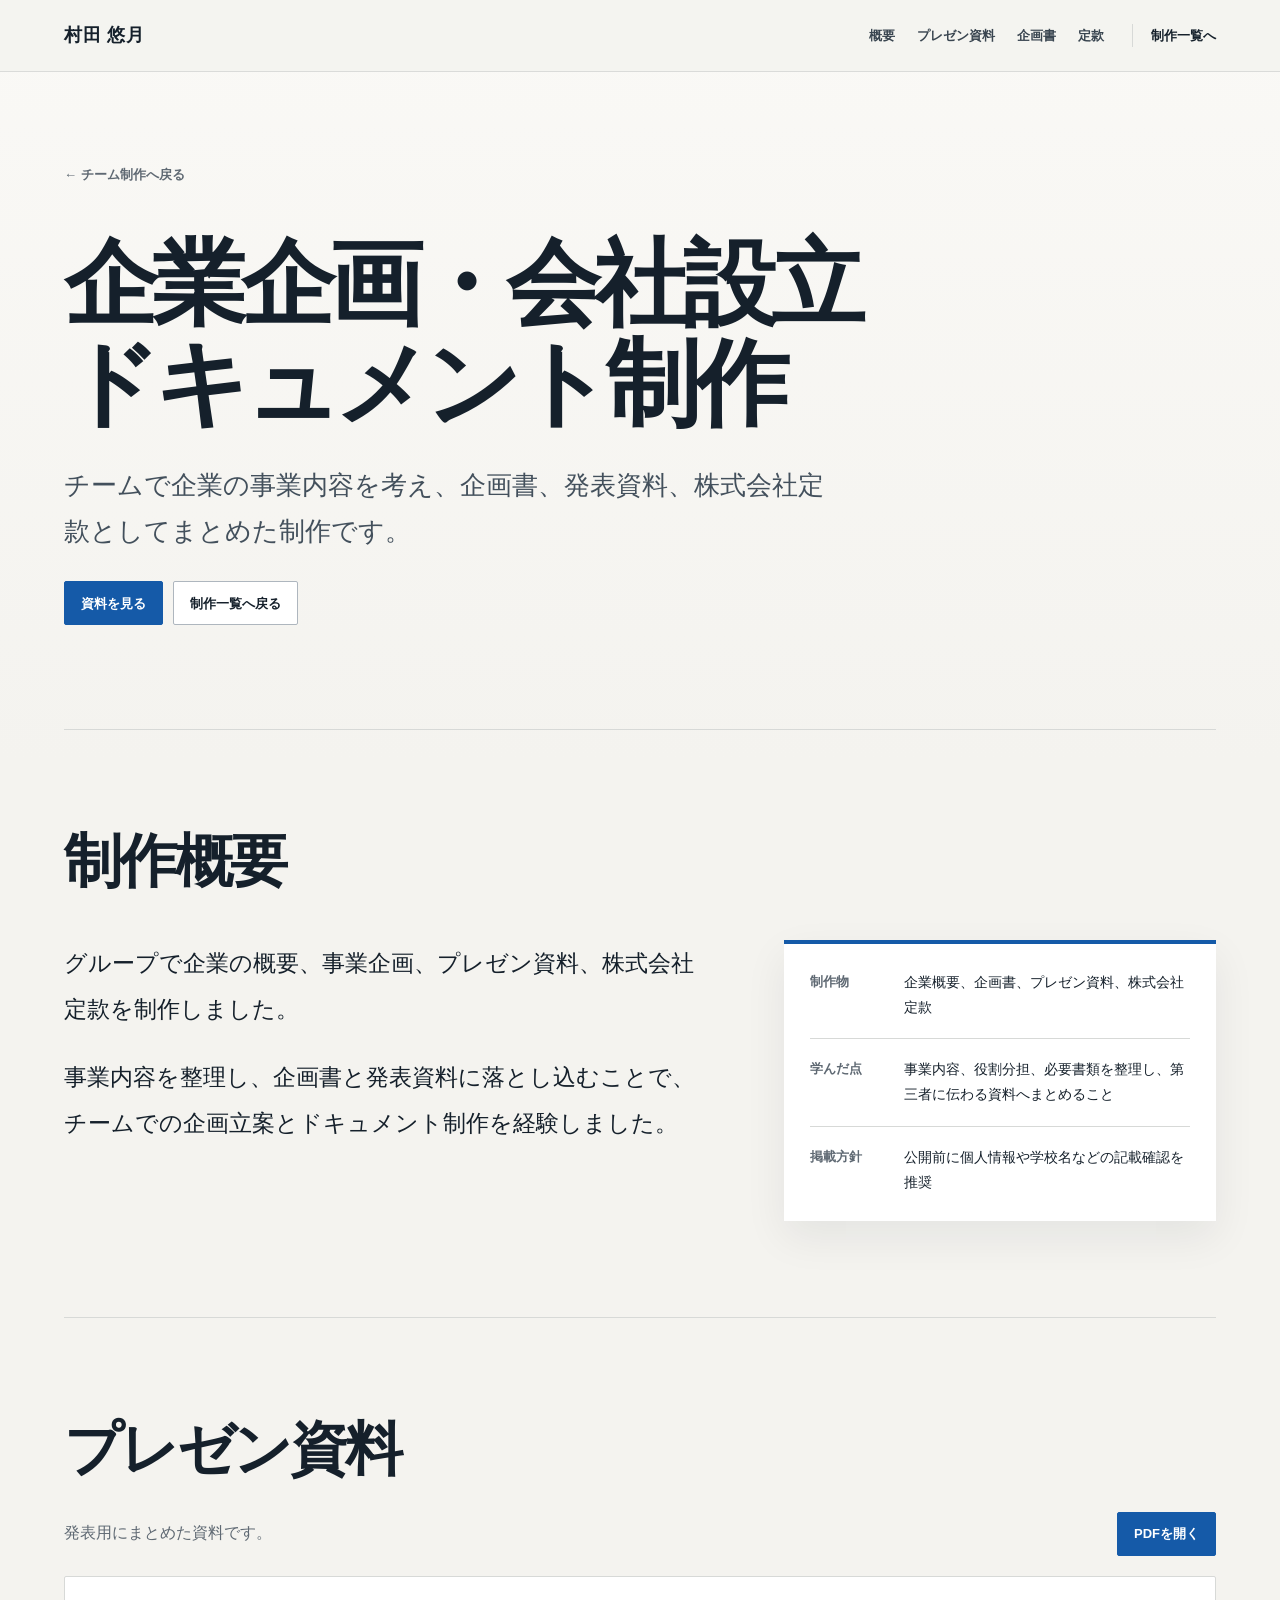
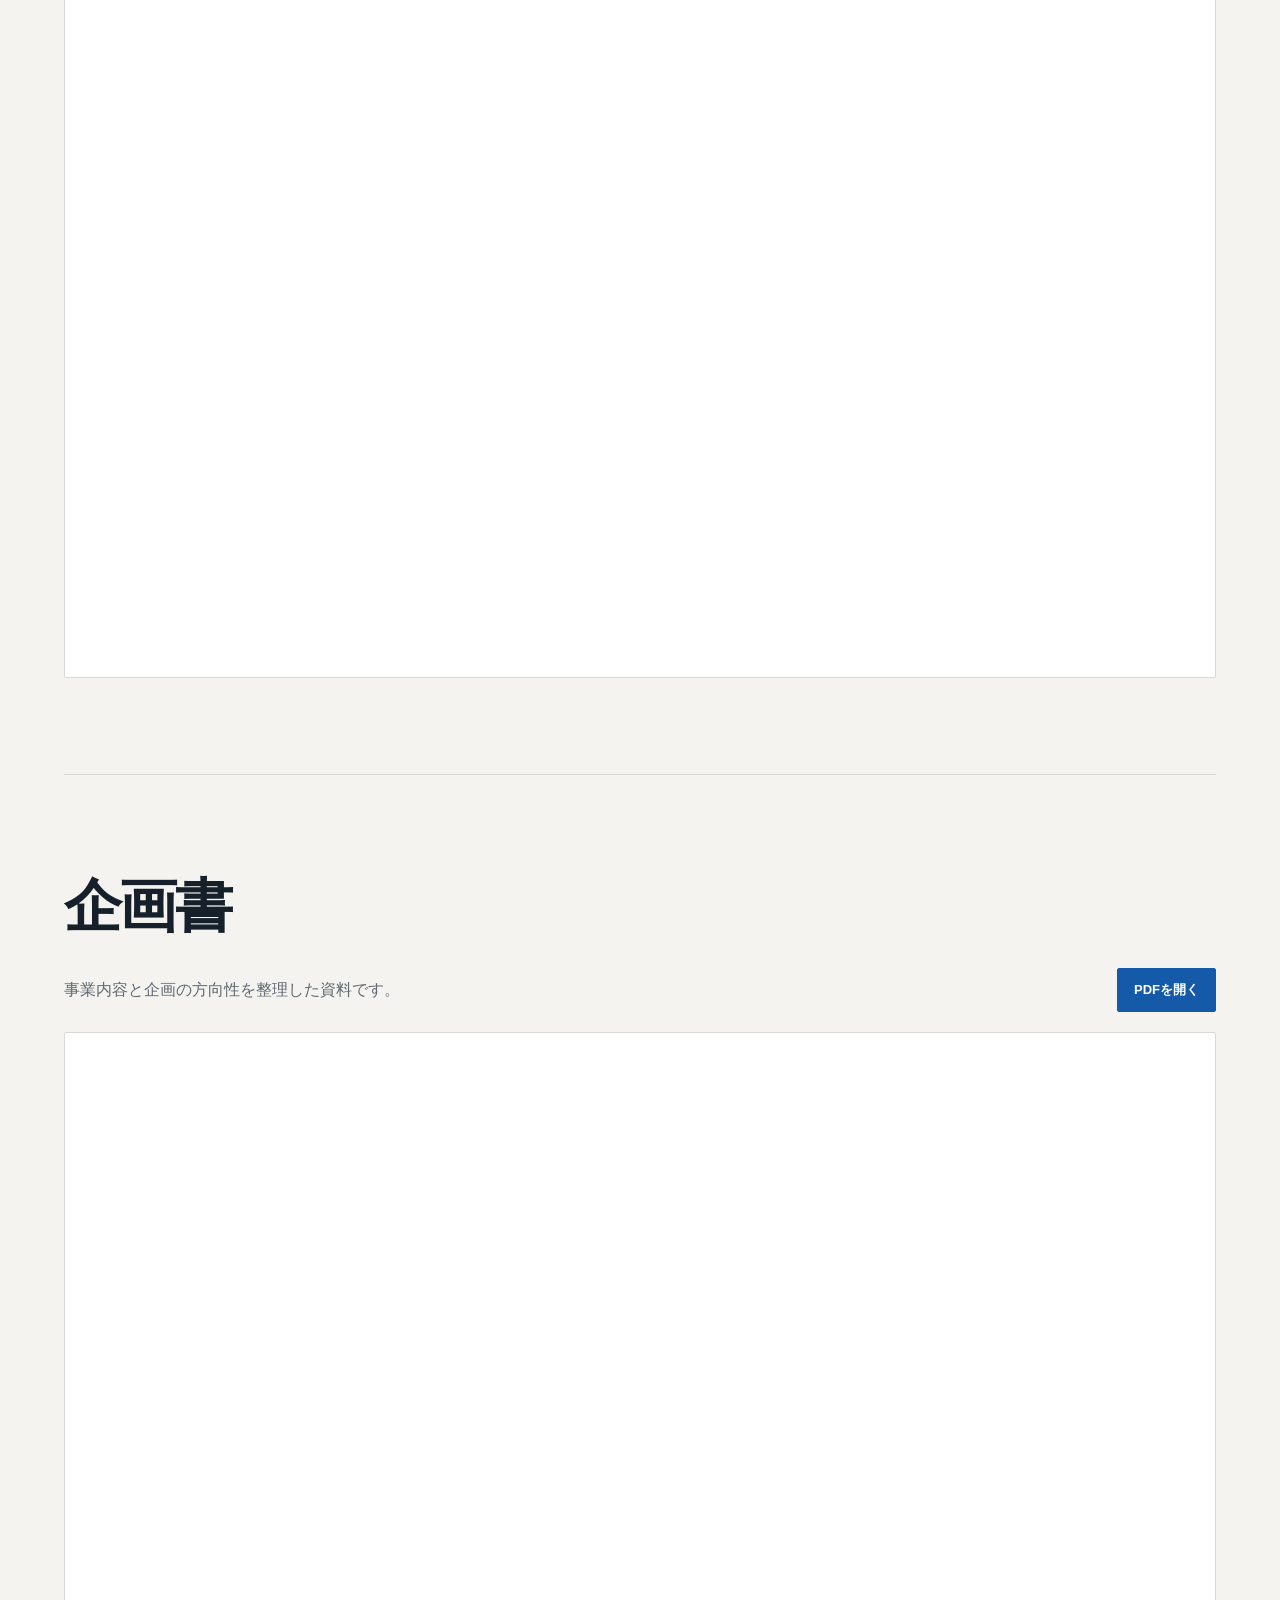
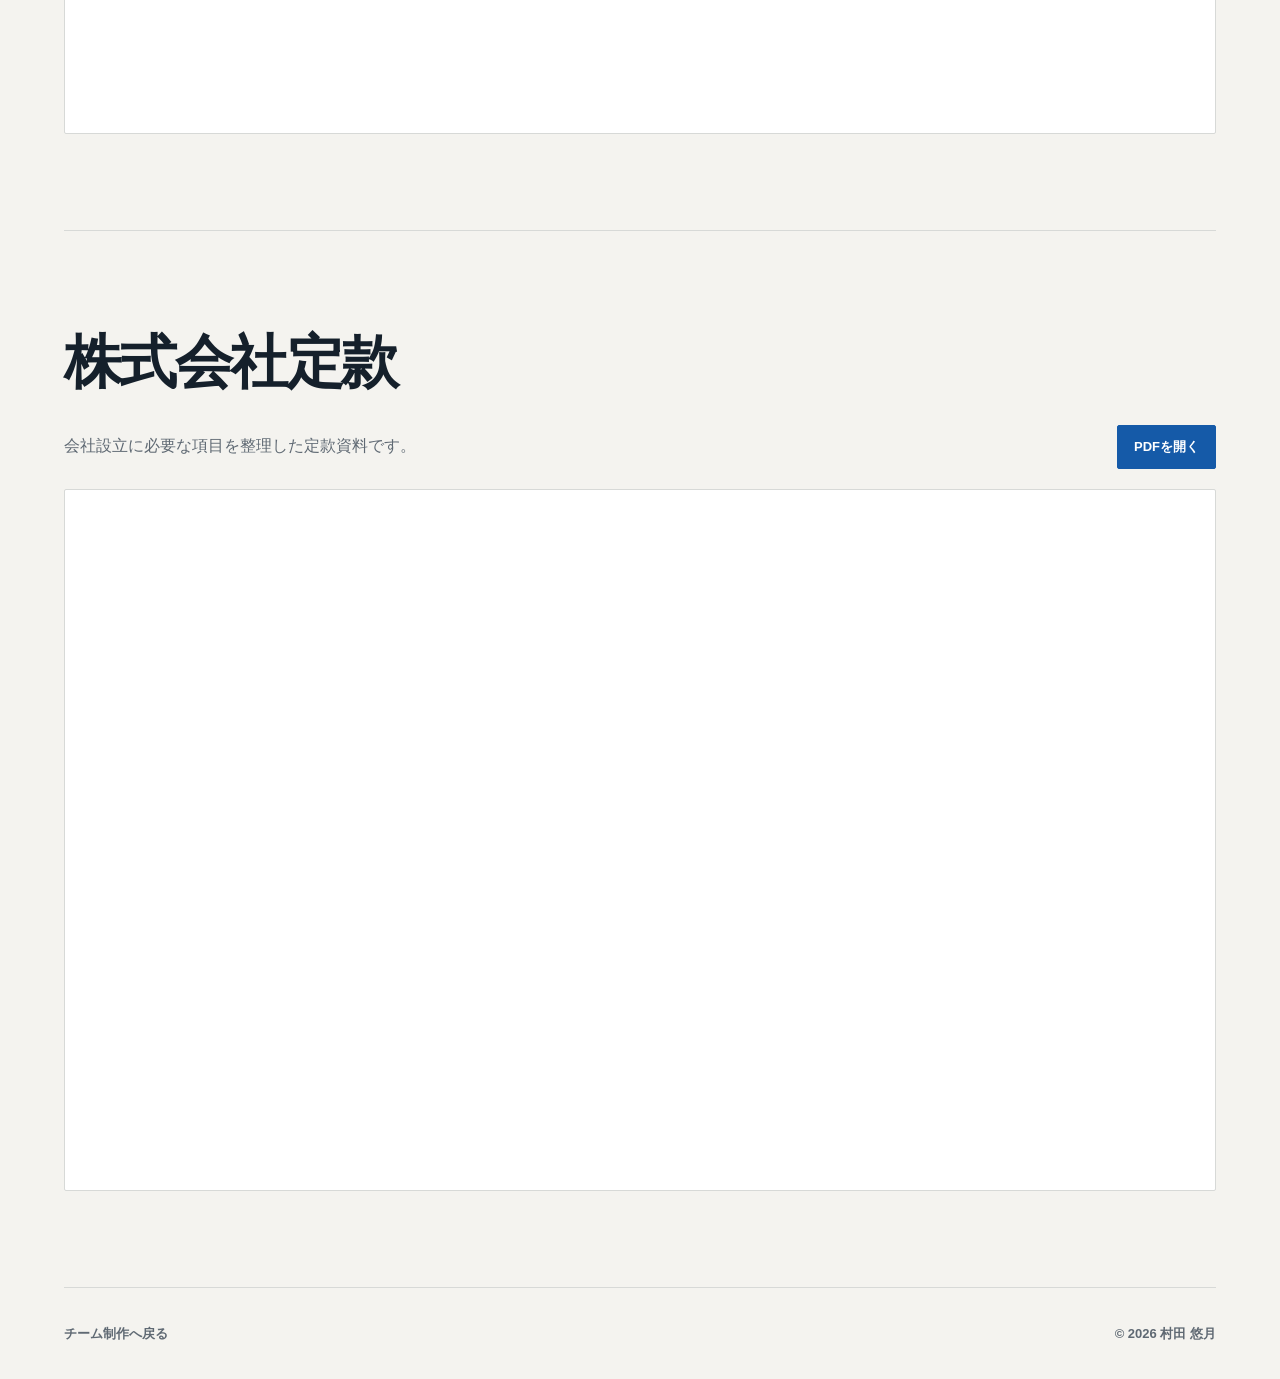
<file: group-project.html>
<!DOCTYPE html>
<html lang="ja">
<head>
  <meta charset="UTF-8" />
  <meta name="viewport" content="width=device-width, initial-scale=1.0" />
  <meta name="description" content="チームで制作した企業企画、プレゼン資料、企画書、株式会社定款を紹介します。" />
  <title>企業企画・会社設立ドキュメント制作 | 村田 悠月</title>
  <link rel="stylesheet" href="./style.css" />
</head>
<body>
  <header class="site-header">
    <a class="logo" href="./index.html">村田 悠月</a>
    <nav class="nav" id="site-nav" aria-label="ページ内ナビゲーション">
      <a href="#overview">概要</a>
      <a href="#presentation">プレゼン資料</a>
      <a href="#proposal">企画書</a>
      <a href="#articles">定款</a>
    </nav>
    <a class="header-back" href="./index.html#group-work">制作一覧へ</a>
  </header>

  <main class="project-main">
    <section class="project-hero section-reveal">
      <a class="back-link" href="./index.html#group-work">← チーム制作へ戻る</a>
      <div class="project-title-row">
        <div>
          <h1>企業企画・会社設立ドキュメント制作</h1>
          <p>チームで企業の事業内容を考え、企画書、発表資料、株式会社定款としてまとめた制作です。</p>
        </div>
      </div>
      <div class="project-links">
        <a class="button button-primary" href="#presentation">資料を見る</a>
        <a class="button" href="./index.html#group-work">制作一覧へ戻る</a>
      </div>
    </section>

    <section class="section document-section section-reveal" id="overview">
      <div class="section-heading"><h2>制作概要</h2></div>
      <div class="overview-grid">
        <div class="overview-lead">
          <p>グループで企業の概要、事業企画、プレゼン資料、株式会社定款を制作しました。</p>
          <p>事業内容を整理し、企画書と発表資料に落とし込むことで、チームでの企画立案とドキュメント制作を経験しました。</p>
        </div>
        <dl class="project-info-panel">
          <div><dt>制作物</dt><dd>企業概要、企画書、プレゼン資料、株式会社定款</dd></div>
          <div><dt>学んだ点</dt><dd>事業内容、役割分担、必要書類を整理し、第三者に伝わる資料へまとめること</dd></div>
          <div><dt>掲載方針</dt><dd>公開前に個人情報や学校名などの記載確認を推奨</dd></div>
        </dl>
      </div>
    </section>

    <section class="section document-section section-reveal" id="presentation">
      <div class="section-heading"><h2>プレゼン資料</h2></div>
      <div class="pdf-toolbar">
        <p>発表用にまとめた資料です。</p>
        <a class="button button-primary" href="./comp/Presentation02.pdf" target="_blank" rel="noopener noreferrer">PDFを開く</a>
      </div>
      <iframe class="pdf-viewer" src="./comp/Presentation02.pdf" title="企業企画のプレゼン資料"></iframe>
    </section>

    <section class="section document-section section-reveal" id="proposal">
      <div class="section-heading"><h2>企画書</h2></div>
      <div class="pdf-toolbar">
        <p>事業内容と企画の方向性を整理した資料です。</p>
        <a class="button button-primary" href="./comp/%E4%BC%81%E7%94%BB%E6%9B%B8_(1).pdf" target="_blank" rel="noopener noreferrer">PDFを開く</a>
      </div>
      <iframe class="pdf-viewer" src="./comp/%E4%BC%81%E7%94%BB%E6%9B%B8_(1).pdf" title="企業企画書"></iframe>
    </section>

    <section class="section document-section section-reveal" id="articles">
      <div class="section-heading"><h2>株式会社定款</h2></div>
      <div class="pdf-toolbar">
        <p>会社設立に必要な項目を整理した定款資料です。</p>
        <a class="button button-primary" href="./comp/%E6%A0%AA%E5%BC%8F%E4%BC%9A%E7%A4%BE%E5%AE%9A%E6%AC%BE_(1).pdf" target="_blank" rel="noopener noreferrer">PDFを開く</a>
      </div>
      <iframe class="pdf-viewer" src="./comp/%E6%A0%AA%E5%BC%8F%E4%BC%9A%E7%A4%BE%E5%AE%9A%E6%AC%BE_(1).pdf" title="株式会社定款"></iframe>
    </section>
  </main>

  <footer class="footer">
    <a href="./index.html#group-work">チーム制作へ戻る</a>
    <p>&copy; 2026 村田 悠月</p>
  </footer>

  <script src="./script.js"></script>
</body>
</html>
</file>
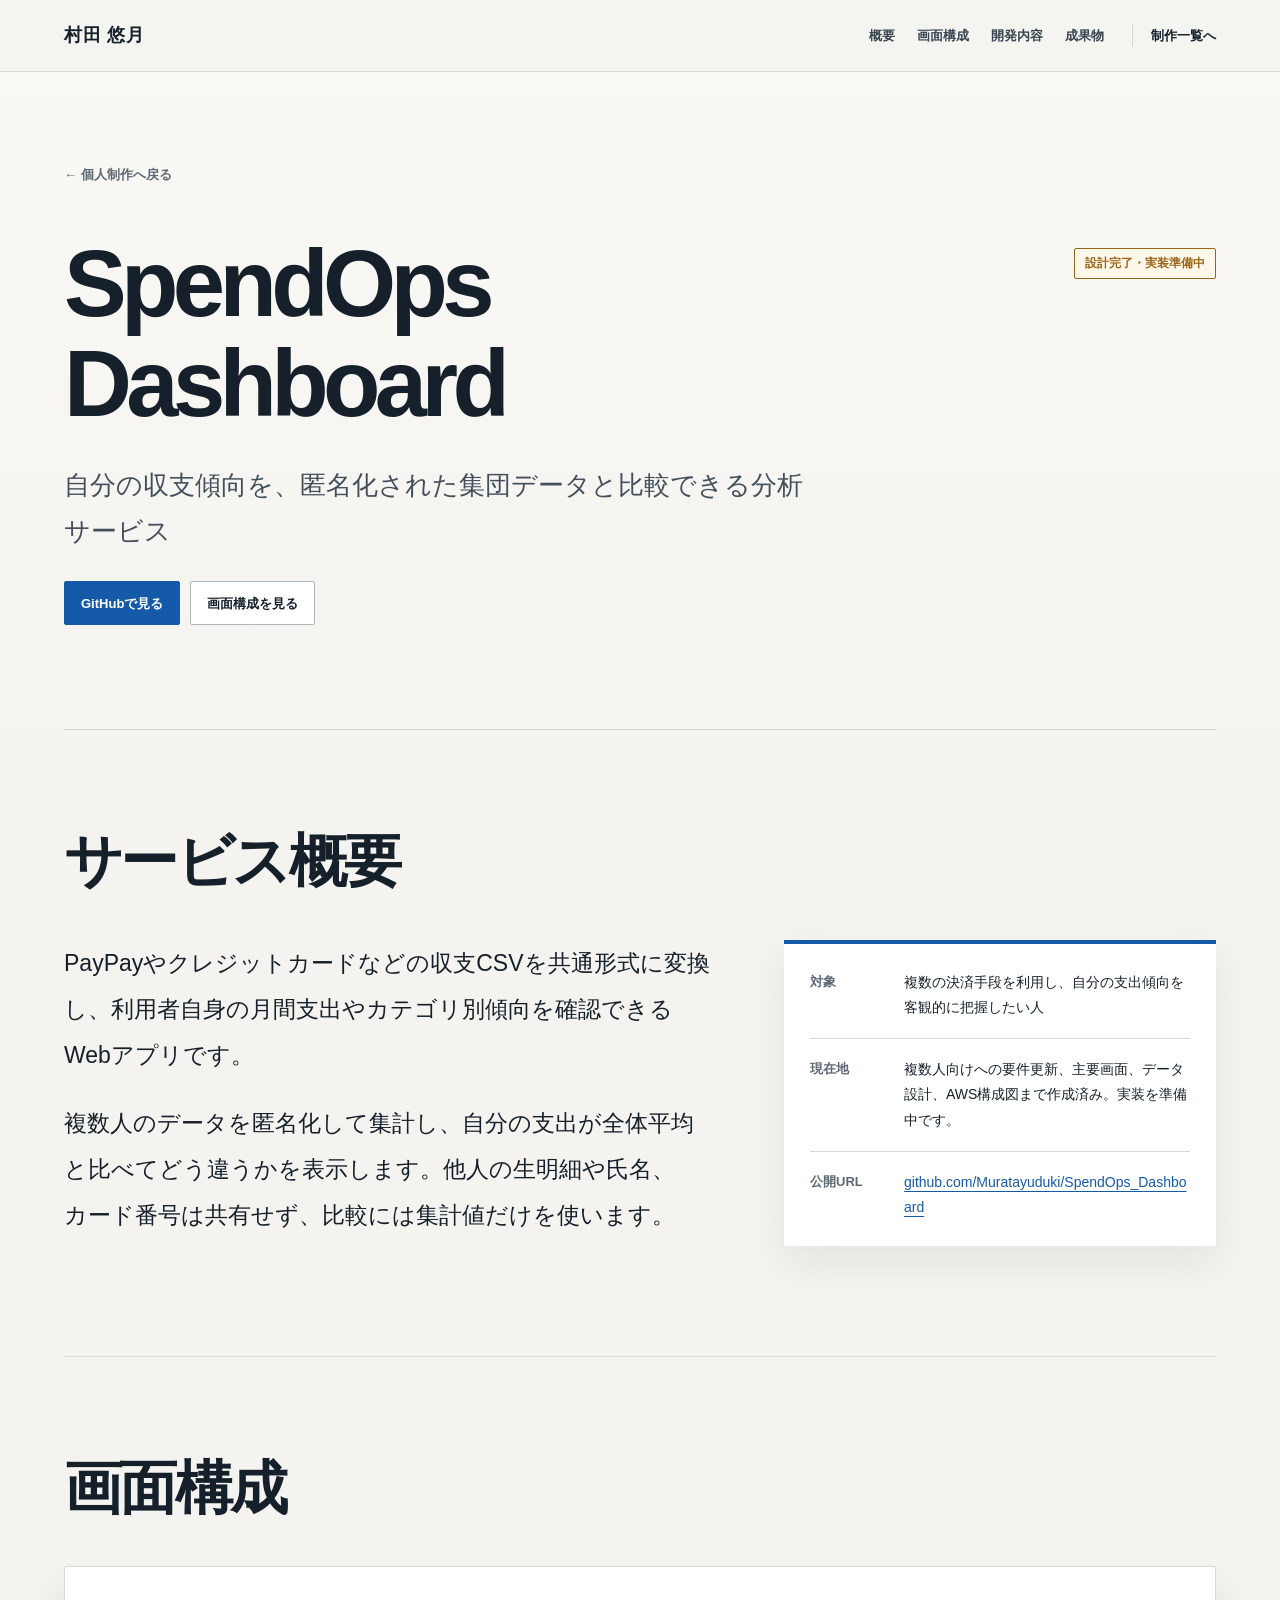
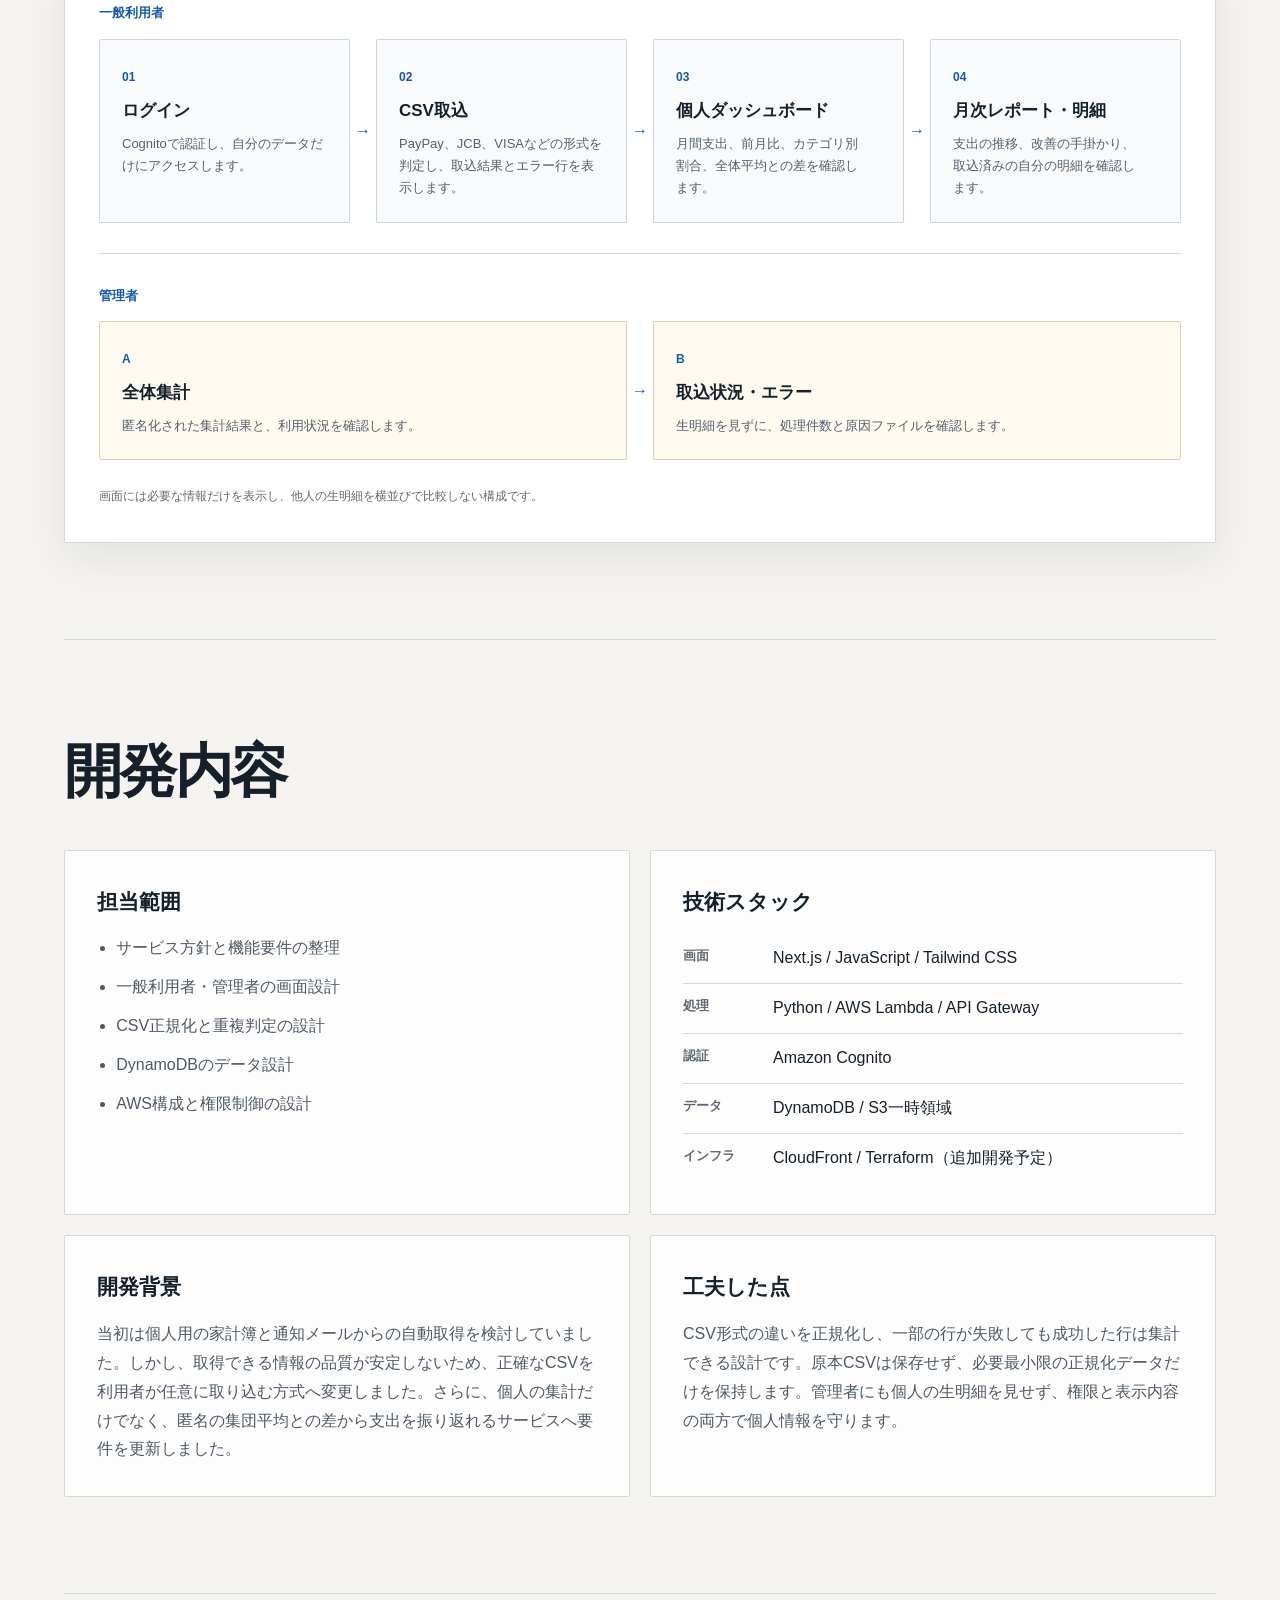
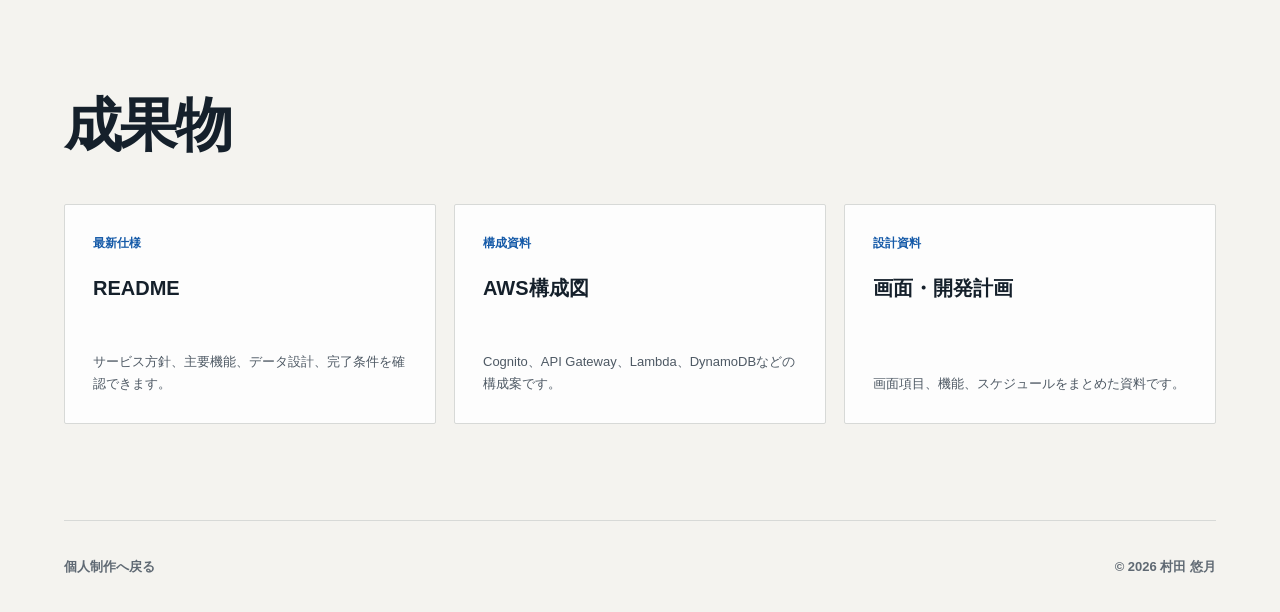
<file: spendops.html>
<!DOCTYPE html>
<html lang="ja">
<head>
  <meta charset="UTF-8" />
  <meta name="viewport" content="width=device-width, initial-scale=1.0" />
  <meta name="description" content="匿名化した収支データを集団平均と比較するSpendOps Dashboardの要件、画面構成、AWS設計を紹介します。" />
  <title>SpendOps Dashboard | 村田 悠月</title>
  <link rel="stylesheet" href="./style.css" />
</head>
<body>
  <header class="site-header">
    <a class="logo" href="./index.html">村田 悠月</a>
    <nav class="nav" id="site-nav" aria-label="ページ内ナビゲーション">
      <a href="#overview">概要</a>
      <a href="#screens">画面構成</a>
      <a href="#development">開発内容</a>
      <a href="#resources">成果物</a>
    </nav>
    <a class="header-back" href="./index.html#personal-works">制作一覧へ</a>
  </header>

  <main class="project-main">
    <section class="project-hero section-reveal">
      <a class="back-link" href="./index.html#personal-works">← 個人制作へ戻る</a>
      <div class="project-title-row">
        <div>
          <h1>SpendOps Dashboard</h1>
          <p>自分の収支傾向を、匿名化された集団データと比較できる分析サービス</p>
        </div>
        <span class="status status-design">設計完了・実装準備中</span>
      </div>
      <div class="project-links">
        <a class="button button-primary" href="https://github.com/Muratayuduki/SpendOps_Dashboard" target="_blank" rel="noopener noreferrer">GitHubで見る</a>
        <a class="button" href="#screens">画面構成を見る</a>
      </div>
    </section>

    <section class="section document-section section-reveal" id="overview">
      <div class="section-heading"><h2>サービス概要</h2></div>
      <div class="overview-grid">
        <div class="overview-lead">
          <p>PayPayやクレジットカードなどの収支CSVを共通形式に変換し、利用者自身の月間支出やカテゴリ別傾向を確認できるWebアプリです。</p>
          <p>複数人のデータを匿名化して集計し、自分の支出が全体平均と比べてどう違うかを表示します。他人の生明細や氏名、カード番号は共有せず、比較には集計値だけを使います。</p>
        </div>
        <dl class="project-info-panel">
          <div><dt>対象</dt><dd>複数の決済手段を利用し、自分の支出傾向を客観的に把握したい人</dd></div>
          <div><dt>現在地</dt><dd>複数人向けへの要件更新、主要画面、データ設計、AWS構成図まで作成済み。実装を準備中です。</dd></div>
          <div><dt>公開URL</dt><dd><a class="text-link" href="https://github.com/Muratayuduki/SpendOps_Dashboard" target="_blank" rel="noopener noreferrer">github.com/Muratayuduki/SpendOps_Dashboard</a></dd></div>
        </dl>
      </div>
    </section>

    <section class="section document-section section-reveal" id="screens">
      <div class="section-heading"><h2>画面構成</h2></div>
      <figure class="screen-map">
        <div class="screen-lane">
          <p class="lane-title">一般利用者</p>
          <div class="screen-flow">
            <article>
              <span>01</span>
              <h3>ログイン</h3>
              <p>Cognitoで認証し、自分のデータだけにアクセスします。</p>
            </article>
            <article>
              <span>02</span>
              <h3>CSV取込</h3>
              <p>PayPay、JCB、VISAなどの形式を判定し、取込結果とエラー行を表示します。</p>
            </article>
            <article>
              <span>03</span>
              <h3>個人ダッシュボード</h3>
              <p>月間支出、前月比、カテゴリ別割合、全体平均との差を確認します。</p>
            </article>
            <article>
              <span>04</span>
              <h3>月次レポート・明細</h3>
              <p>支出の推移、改善の手掛かり、取込済みの自分の明細を確認します。</p>
            </article>
          </div>
        </div>
        <div class="screen-lane admin-lane">
          <p class="lane-title">管理者</p>
          <div class="screen-flow admin-flow">
            <article>
              <span>A</span>
              <h3>全体集計</h3>
              <p>匿名化された集計結果と、利用状況を確認します。</p>
            </article>
            <article>
              <span>B</span>
              <h3>取込状況・エラー</h3>
              <p>生明細を見ずに、処理件数と原因ファイルを確認します。</p>
            </article>
          </div>
        </div>
        <figcaption>画面には必要な情報だけを表示し、他人の生明細を横並びで比較しない構成です。</figcaption>
      </figure>
    </section>

    <section class="section document-section section-reveal" id="development">
      <div class="section-heading"><h2>開発内容</h2></div>
      <div class="detail-grid">
        <article class="detail-card">
          <h3>担当範囲</h3>
          <ul class="plain-list">
            <li>サービス方針と機能要件の整理</li>
            <li>一般利用者・管理者の画面設計</li>
            <li>CSV正規化と重複判定の設計</li>
            <li>DynamoDBのデータ設計</li>
            <li>AWS構成と権限制御の設計</li>
          </ul>
        </article>
        <article class="detail-card">
          <h3>技術スタック</h3>
          <dl class="stack-list">
            <div><dt>画面</dt><dd>Next.js / JavaScript / Tailwind CSS</dd></div>
            <div><dt>処理</dt><dd>Python / AWS Lambda / API Gateway</dd></div>
            <div><dt>認証</dt><dd>Amazon Cognito</dd></div>
            <div><dt>データ</dt><dd>DynamoDB / S3一時領域</dd></div>
            <div><dt>インフラ</dt><dd>CloudFront / Terraform（追加開発予定）</dd></div>
          </dl>
        </article>
        <article class="detail-card">
          <h3>開発背景</h3>
          <p>当初は個人用の家計簿と通知メールからの自動取得を検討していました。しかし、取得できる情報の品質が安定しないため、正確なCSVを利用者が任意に取り込む方式へ変更しました。さらに、個人の集計だけでなく、匿名の集団平均との差から支出を振り返れるサービスへ要件を更新しました。</p>
        </article>
        <article class="detail-card">
          <h3>工夫した点</h3>
          <p>CSV形式の違いを正規化し、一部の行が失敗しても成功した行は集計できる設計です。原本CSVは保存せず、必要最小限の正規化データだけを保持します。管理者にも個人の生明細を見せず、権限と表示内容の両方で個人情報を守ります。</p>
        </article>
      </div>
    </section>

    <section class="section document-section section-reveal" id="resources">
      <div class="section-heading"><h2>成果物</h2></div>
      <div class="resource-list">
        <a href="https://github.com/Muratayuduki/SpendOps_Dashboard/blob/main/README.md" target="_blank" rel="noopener noreferrer">
          <span>最新仕様</span>
          <strong>README</strong>
          <small>サービス方針、主要機能、データ設計、完了条件を確認できます。</small>
        </a>
        <a href="https://github.com/Muratayuduki/SpendOps_Dashboard/blob/main/drowio/spendops_aws_architecture.drawio" target="_blank" rel="noopener noreferrer">
          <span>構成資料</span>
          <strong>AWS構成図</strong>
          <small>Cognito、API Gateway、Lambda、DynamoDBなどの構成案です。</small>
        </a>
        <a href="https://github.com/Muratayuduki/SpendOps_Dashboard/blob/main/notion/spendops_dashboard_notion_plan_with_gantt.md" target="_blank" rel="noopener noreferrer">
          <span>設計資料</span>
          <strong>画面・開発計画</strong>
          <small>画面項目、機能、スケジュールをまとめた資料です。</small>
        </a>
      </div>
    </section>
  </main>

  <footer class="footer">
    <a href="./index.html#personal-works">個人制作へ戻る</a>
    <p>&copy; 2026 村田 悠月</p>
  </footer>

  <script src="./script.js"></script>
</body>
</html>
</file>
<file: style.css>
:root {
  --page: #f4f3ef;
  --paper: #ffffff;
  --ink: #15202b;
  --muted: #5f6973;
  --line: #d7d9d7;
  --soft: #e9eef3;
  --accent: #155aa8;
  --accent-dark: #0c3f78;
  --green: #287357;
  --amber: #9a6518;
  --max-width: 1160px;
  --radius: 2px;
  --shadow: 0 16px 40px rgba(21, 32, 43, 0.07);
}

* {
  box-sizing: border-box;
}

html {
  scroll-behavior: smooth;
  scroll-padding-top: 92px;
}

body {
  margin: 0;
  background: linear-gradient(180deg, #faf9f6 0, var(--page) 760px);
  color: var(--ink);
  font-family: "Noto Sans JP", "Yu Gothic", "YuGothic", "Hiragino Kaku Gothic ProN", Meiryo, sans-serif;
  font-size: 16px;
  line-height: 1.8;
  line-break: strict;
  -webkit-font-smoothing: antialiased;
}

p,
dd,
li {
  text-wrap: pretty;
}

h1,
h2,
h3,
.intro-lead {
  text-wrap: balance;
}

a {
  color: inherit;
  text-decoration: none;
}

button,
input,
select,
textarea {
  font: inherit;
}

img,
iframe {
  max-width: 100%;
}

:focus-visible {
  outline: 3px solid rgba(21, 90, 168, 0.3);
  outline-offset: 4px;
}

.visually-hidden {
  position: absolute;
  width: 1px;
  height: 1px;
  padding: 0;
  margin: -1px;
  overflow: hidden;
  clip: rect(0, 0, 0, 0);
  white-space: nowrap;
  border: 0;
}

.site-header {
  position: sticky;
  z-index: 30;
  top: 0;
  min-height: 72px;
  display: flex;
  align-items: center;
  justify-content: space-between;
  gap: 28px;
  padding: 14px max(5vw, calc((100vw - var(--max-width)) / 2));
  border-bottom: 1px solid rgba(215, 217, 215, 0.9);
  background: rgba(244, 243, 239, 0.92);
  backdrop-filter: blur(16px);
}

.logo {
  flex: 0 0 auto;
  font-size: 18px;
  font-weight: 800;
  letter-spacing: 0.04em;
}

.nav {
  display: flex;
  align-items: center;
  justify-content: flex-end;
  gap: 22px;
  margin-left: auto;
  color: #394550;
  font-size: 13px;
  font-weight: 700;
}

.nav a,
.header-back,
.footer a,
.back-link,
.text-link {
  transition: color 0.2s ease;
}

.nav a:hover,
.header-back:hover,
.footer a:hover,
.back-link:hover,
.text-link:hover {
  color: var(--accent);
}

.header-back {
  flex: 0 0 auto;
  padding-left: 18px;
  border-left: 1px solid var(--line);
  font-size: 13px;
  font-weight: 800;
}

.menu-button {
  display: none;
  padding: 8px 13px;
  border: 1px solid var(--line);
  border-radius: var(--radius);
  background: var(--paper);
  color: var(--ink);
  cursor: pointer;
  font-size: 13px;
  font-weight: 800;
}

.intro,
.section,
.project-hero {
  width: min(calc(100% - 10vw), var(--max-width));
  margin: 0 auto;
}

.intro {
  min-height: auto;
  display: flex;
  align-items: center;
  padding: 112px 0 96px;
}

.intro-copy {
  max-width: 920px;
}

.intro-lead {
  max-width: 900px;
  margin: 0 0 30px;
  font-size: clamp(38px, 5.2vw, 66px);
  font-weight: 800;
  letter-spacing: -0.045em;
  line-height: 1.32;
}

.intro-copy > p:last-child {
  max-width: 760px;
  margin: 0;
  color: #46515b;
  font-size: 18px;
  line-height: 1.95;
}

.profile-details div,
.project-facts div,
.project-info-panel div,
.stack-list div {
  display: grid;
  grid-template-columns: 96px minmax(0, 1fr);
  gap: 18px;
  padding: 18px 0;
  border-bottom: 1px solid var(--line);
}

.profile-details div:last-child,
.project-facts div:last-child,
.project-info-panel div:last-child,
.stack-list div:last-child {
  border-bottom: 0;
}

dt {
  color: var(--muted);
  font-size: 13px;
  font-weight: 800;
}

dd {
  margin: 0;
}

.section {
  padding: 104px 0;
  border-top: 1px solid var(--line);
}

.section-heading {
  display: flex;
  align-items: end;
  justify-content: space-between;
  gap: 20px;
  margin-bottom: 44px;
}

.section-heading h2 {
  margin: 0;
  font-size: clamp(34px, 5vw, 58px);
  letter-spacing: -0.045em;
  line-height: 1.2;
}

.profile-layout {
  display: block;
}

.profile-statement {
  max-width: 850px;
  margin: 0 0 54px;
  font-size: clamp(20px, 2.2vw, 27px);
  line-height: 1.9;
}

.profile-details,
.project-facts,
.project-info-panel,
.stack-list {
  margin: 0;
}

.profile-details {
  display: grid;
  grid-template-columns: repeat(2, minmax(0, 1fr));
  border-top: 2px solid var(--ink);
}

.profile-details div,
.profile-details div:last-child {
  display: block;
  min-height: 128px;
  padding: 22px 24px 22px 0;
  border-right: 1px solid var(--line);
  border-bottom: 1px solid var(--line);
}

.profile-details div:nth-child(even) {
  padding-right: 0;
  padding-left: 24px;
  border-right: 0;
}

.profile-details dt {
  margin-bottom: 7px;
}

.profile-details dd {
  max-width: 48ch;
  line-height: 1.75;
}

.text-link {
  color: var(--accent);
  text-decoration: underline;
  text-decoration-thickness: 1px;
  text-underline-offset: 4px;
  overflow-wrap: anywhere;
}

.projects-grid {
  display: grid;
  grid-template-columns: repeat(2, minmax(0, 1fr));
  gap: 24px;
}

.works-showcase {
  display: grid;
  grid-template-columns: repeat(2, minmax(0, 1fr));
  gap: 18px;
}

.work-showcase-card {
  position: relative;
  aspect-ratio: 780 / 500;
  overflow: hidden;
  border-radius: var(--radius);
  background: #17212a;
}

.work-showcase-card-wide {
  width: calc(50% - 9px);
}

.work-showcase-link {
  position: relative;
  display: block;
  width: 100%;
  height: 100%;
  overflow: hidden;
  color: #fff;
}

.work-preview,
.work-showcase-shade,
.work-showcase-content {
  position: absolute;
  inset: 0;
}

.work-preview {
  display: grid;
  place-items: center;
  padding: 8%;
  transition: transform 0.65s cubic-bezier(0.16, 1, 0.3, 1), filter 0.65s ease;
}

.work-showcase-link:hover .work-preview,
.work-showcase-link:focus-visible .work-preview {
  transform: scale(1.035);
  filter: saturate(1.08);
}

.work-showcase-shade {
  z-index: 2;
  background: linear-gradient(180deg, rgba(7, 12, 18, 0.18) 0%, rgba(7, 12, 18, 0.26) 42%, rgba(7, 12, 18, 0.88) 100%);
  transition: background 0.35s ease;
}

.work-showcase-link:hover .work-showcase-shade,
.work-showcase-link:focus-visible .work-showcase-shade {
  background: linear-gradient(180deg, rgba(7, 12, 18, 0.1) 0%, rgba(7, 12, 18, 0.2) 42%, rgba(7, 12, 18, 0.82) 100%);
}

.work-showcase-content {
  z-index: 3;
  display: grid;
  grid-template-rows: auto 1fr auto;
  padding: 24px;
}

.work-showcase-top,
.work-showcase-bottom {
  display: flex;
  align-items: center;
  justify-content: space-between;
  gap: 18px;
  font-size: 11px;
  font-weight: 800;
  letter-spacing: 0.12em;
}

.work-showcase-main {
  align-self: end;
  padding-bottom: 18px;
}

.work-showcase-main > p {
  margin: 0 0 7px;
  font-size: 12px;
  letter-spacing: 0.08em;
}

.work-showcase-main h3 {
  max-width: 18ch;
  margin: 0;
  font-size: clamp(23px, 2.4vw, 36px);
  letter-spacing: -0.035em;
  line-height: 1.25;
}

.work-showcase-main ul {
  display: flex;
  flex-wrap: wrap;
  gap: 6px 14px;
  margin: 13px 0 0;
  padding: 0;
  list-style: none;
  font-size: 11px;
  letter-spacing: 0.04em;
}

.work-showcase-main li {
  position: relative;
}

.work-showcase-main li:not(:last-child)::after {
  content: "/";
  position: absolute;
  right: -9px;
  color: rgba(255, 255, 255, 0.55);
}

.work-showcase-bottom {
  padding-top: 13px;
  border-top: 1px solid rgba(255, 255, 255, 0.42);
}

.work-arrow {
  display: grid;
  width: 30px;
  height: 30px;
  place-items: center;
  border: 1px solid rgba(255, 255, 255, 0.65);
  border-radius: var(--radius);
  font-size: 17px;
  line-height: 1;
  transition: color 0.25s ease, background 0.25s ease, transform 0.25s ease;
}

.work-showcase-link:hover .work-arrow,
.work-showcase-link:focus-visible .work-arrow {
  background: #fff;
  color: #111820;
  transform: translate(2px, -2px);
}

.preview-window {
  width: 92%;
  overflow: hidden;
  border: 1px solid rgba(255, 255, 255, 0.34);
  border-radius: var(--radius);
  background: rgba(248, 250, 252, 0.96);
  box-shadow: 0 20px 48px rgba(0, 0, 0, 0.26);
}

.preview-header {
  height: 28px;
  display: flex;
  align-items: center;
  gap: 5px;
  padding: 0 10px;
  border-bottom: 1px solid #d5dce3;
  color: #536170;
}

.preview-header i {
  width: 6px;
  height: 6px;
  border-radius: var(--radius);
  background: #aeb8c1;
}

.preview-header b {
  margin-left: 5px;
  font-size: 7px;
  letter-spacing: 0.04em;
}

.work-preview-gmail {
  background: linear-gradient(135deg, #48647d, #172b3f);
}

.preview-stats {
  display: grid;
  grid-template-columns: repeat(4, 1fr);
  gap: 6px;
  padding: 9px 10px 7px;
}

.preview-stats span {
  height: 28px;
  border: 1px solid #dae1e7;
  border-radius: var(--radius);
  background: #fff;
}

.preview-workspace {
  display: grid;
  grid-template-columns: 0.58fr 1.4fr 1fr;
  gap: 6px;
  padding: 0 10px 10px;
}

.preview-sidebar,
.preview-mail-list,
.preview-detail {
  min-height: 112px;
  padding: 8px;
  border: 1px solid #dae1e7;
  border-radius: var(--radius);
  background: #fff;
}

.preview-sidebar,
.preview-mail-list,
.preview-detail {
  display: grid;
  align-content: start;
  gap: 7px;
}

.preview-sidebar span,
.preview-detail span {
  height: 5px;
  border-radius: var(--radius);
  background: #d9e0e6;
}

.preview-mail-list span {
  height: 18px;
  border-left: 4px solid #b66255;
  border-radius: var(--radius);
  background: #edf1f4;
}

.preview-mail-list span:nth-child(2) {
  border-color: #c89d3d;
}

.preview-mail-list span:nth-child(n + 3) {
  border-color: #6286ad;
}

.preview-detail b {
  width: 48%;
  height: 12px;
  border-radius: var(--radius);
  background: #6e8295;
}

.work-preview-spendops {
  background: linear-gradient(135deg, #1d756d, #123c48);
}

.spendops-shell {
  display: grid;
  min-height: 160px;
  grid-template-columns: 0.27fr 1fr;
}

.spendops-nav {
  display: grid;
  align-content: start;
  gap: 10px;
  padding: 12px 9px;
  background: #162b35;
}

.spendops-nav strong,
.spendops-nav span {
  height: 6px;
  border-radius: var(--radius);
  background: #46626d;
}

.spendops-nav strong {
  width: 58%;
  height: 13px;
  margin-bottom: 6px;
  background: #9cc7bf;
}

.spendops-main {
  padding: 12px;
}

.spendops-title {
  display: flex;
  align-items: center;
  justify-content: space-between;
  margin-bottom: 9px;
}

.spendops-title b,
.spendops-title span {
  height: 9px;
  border-radius: var(--radius);
  background: #46606a;
}

.spendops-title b {
  width: 35%;
}

.spendops-title span {
  width: 18%;
  background: #a9bbb8;
}

.spendops-metrics {
  display: grid;
  grid-template-columns: repeat(3, 1fr);
  gap: 6px;
}

.spendops-metrics span {
  height: 34px;
  border: 1px solid #d7e1de;
  border-radius: var(--radius);
  background: #fff;
}

.spendops-panels {
  display: grid;
  grid-template-columns: 1.35fr 0.65fr;
  gap: 6px;
  margin-top: 6px;
}

.spendops-panels > div {
  height: 76px;
  display: flex;
  align-items: end;
  justify-content: space-around;
  gap: 5px;
  padding: 10px;
  border: 1px solid #d7e1de;
  border-radius: var(--radius);
  background: #fff;
}

.spendops-panels i {
  width: 12%;
  height: 65%;
  border-radius: var(--radius);
  background: #57988e;
}

.spendops-panels i:nth-child(2) { height: 42%; }
.spendops-panels i:nth-child(3) { height: 82%; }
.spendops-panels i:nth-child(4) { height: 55%; }

.spendops-panels > div:last-child {
  align-content: center;
  align-items: stretch;
  flex-direction: column;
}

.spendops-panels span {
  height: 7px;
  border-radius: var(--radius);
  background: #d3dedb;
}

.work-preview-documents {
  display: flex;
  align-items: center;
  justify-content: center;
  gap: 12px;
  background: linear-gradient(135deg, #866a4f, #3c3028);
}

.document-preview {
  width: 27%;
  aspect-ratio: 0.72;
  display: flex;
  flex-direction: column;
  padding: 9px;
  border-radius: var(--radius);
  background: #f6f0e6;
  color: #463c33;
  box-shadow: 0 16px 32px rgba(20, 14, 10, 0.26);
}

.document-preview:nth-child(2) {
  z-index: 2;
}

.document-preview span {
  font-size: 6px;
  letter-spacing: 0.08em;
}

.document-preview b {
  margin: 8px 0 12px;
  font-size: 9px;
}

.document-preview i {
  height: 4px;
  margin-top: 5px;
  border-radius: var(--radius);
  background: #cfc3b4;
}

.project-card,
.group-project-card,
.skill-grid article,
.detail-card,
.resource-list a {
  border: 1px solid var(--line);
  background: rgba(255, 255, 255, 0.86);
}

.project-card {
  display: flex;
  flex-direction: column;
  min-height: 100%;
  padding: 34px;
  border-top: 3px solid var(--ink);
  border-radius: var(--radius);
  transition: transform 0.25s ease, box-shadow 0.25s ease, border-color 0.25s ease;
}

.project-card:hover {
  transform: translateY(-4px);
  border-color: #b6c8da;
  box-shadow: var(--shadow);
}

.project-card-featured {
  border-top-color: var(--accent);
}

.project-card-head {
  display: flex;
  align-items: center;
  justify-content: space-between;
  gap: 18px;
}

.project-index {
  margin: 0;
  color: var(--accent);
  font-size: 14px;
  font-weight: 900;
  letter-spacing: 0.12em;
}

.status {
  display: inline-flex;
  align-items: center;
  width: fit-content;
  margin: 0;
  padding: 6px 10px;
  border: 1px solid currentColor;
  border-radius: var(--radius);
  font-size: 12px;
  font-weight: 800;
  line-height: 1.35;
  white-space: nowrap;
}

.status-progress {
  color: var(--green);
  background: #eff8f4;
}

.status-design {
  color: var(--amber);
  background: #fff8ea;
}

.project-card h3,
.group-project-card h3 {
  margin: 24px 0 16px;
  font-size: clamp(25px, 3vw, 36px);
  letter-spacing: -0.035em;
  line-height: 1.3;
}

.project-card h3 a,
.group-project-card h3 a {
  background-image: linear-gradient(var(--accent), var(--accent));
  background-repeat: no-repeat;
  background-position: 0 100%;
  background-size: 0 2px;
  transition: background-size 0.25s ease;
}

.project-card h3 a:hover,
.group-project-card h3 a:hover {
  background-size: 100% 2px;
}

.project-summary-text,
.group-project-card p,
.detail-card p,
.safety-layout p,
.resource-list small {
  color: #4e5964;
}

.project-summary-text {
  margin: 0 0 22px;
}

.project-facts {
  margin-top: auto;
}

.project-facts div {
  grid-template-columns: 64px minmax(0, 1fr);
  gap: 14px;
  padding: 14px 0;
}

.project-facts dd {
  font-size: 14px;
  line-height: 1.75;
}

.card-actions,
.project-links {
  display: flex;
  flex-wrap: wrap;
  gap: 10px;
  margin-top: 26px;
}

.button {
  display: inline-flex;
  align-items: center;
  justify-content: center;
  min-height: 44px;
  padding: 9px 16px;
  border: 1px solid #aeb6be;
  border-radius: var(--radius);
  background: var(--paper);
  font-size: 13px;
  font-weight: 800;
  transition: transform 0.2s ease, color 0.2s ease, background 0.2s ease, border-color 0.2s ease;
}

.button:hover {
  transform: translateY(-2px);
  border-color: var(--accent);
  color: var(--accent);
}

.button-primary {
  border-color: var(--accent);
  background: var(--accent);
  color: #fff;
}

.button-primary:hover {
  background: var(--accent-dark);
  color: #fff;
}

.group-project-card {
  display: grid;
  grid-template-columns: minmax(0, 1.2fr) minmax(300px, 0.8fr) auto;
  gap: 40px;
  align-items: center;
  padding: 38px;
  border-radius: var(--radius);
}

.group-project-card h3 {
  margin-top: 14px;
}

.group-project-card p:not(.project-index) {
  margin-bottom: 0;
}

.project-facts.compact div {
  grid-template-columns: 64px minmax(0, 1fr);
}

.skill-grid {
  display: grid;
  grid-template-columns: repeat(3, minmax(0, 1fr));
  gap: 20px;
}

.skill-grid article {
  padding: 30px;
  border-radius: var(--radius);
}

.skill-grid h3,
.detail-card h3,
.safety-layout h3 {
  margin: 0 0 14px;
  font-size: 21px;
}

.skill-grid p {
  margin: 0;
  color: #4e5964;
}

.tag-list {
  display: flex;
  flex-wrap: wrap;
  gap: 8px;
  margin: 24px 0 0;
  padding: 0;
  list-style: none;
}

.tag-list li {
  padding: 6px 10px;
  border: 1px solid #c9d3dd;
  border-radius: var(--radius);
  background: #f7fafc;
  color: #41505e;
  font-size: 12px;
  font-weight: 700;
}

.certification-groups {
  display: grid;
  grid-template-columns: repeat(2, minmax(0, 1fr));
  gap: 56px;
}

.certification-groups h3 {
  margin: 0 0 16px;
  color: var(--muted);
  font-size: 15px;
}

.cert-list {
  margin: 0;
  padding: 0;
  border-top: 2px solid var(--ink);
  list-style: none;
}

.cert-list li {
  display: flex;
  align-items: start;
  justify-content: space-between;
  gap: 20px;
  padding: 20px 0;
  border-bottom: 1px solid var(--line);
}

.cert-list strong {
  flex: 0 0 auto;
  color: var(--accent);
  font-size: 13px;
}

.contact > p {
  max-width: 650px;
  color: var(--muted);
}

.contact-links {
  display: flex;
  flex-wrap: wrap;
  gap: 14px 36px;
  margin-top: 28px;
}

.contact-links a {
  color: var(--accent);
  font-size: clamp(20px, 3vw, 34px);
  font-weight: 800;
  letter-spacing: -0.02em;
  text-decoration: underline;
  text-decoration-thickness: 2px;
  text-underline-offset: 7px;
  overflow-wrap: anywhere;
}

.footer {
  width: min(calc(100% - 10vw), var(--max-width));
  display: flex;
  align-items: center;
  justify-content: space-between;
  gap: 20px;
  margin: 0 auto;
  padding: 34px 0;
  border-top: 1px solid var(--line);
  color: var(--muted);
  font-size: 13px;
  font-weight: 700;
}

.footer p {
  margin: 0;
}

/* Project detail pages */

.project-main {
  min-height: 70vh;
}

.project-hero {
  padding: 88px 0 104px;
}

.back-link {
  display: inline-block;
  margin-bottom: 48px;
  color: var(--muted);
  font-size: 13px;
  font-weight: 800;
}

.project-title-row {
  display: flex;
  align-items: start;
  justify-content: space-between;
  gap: 40px;
}

.project-title-row h1 {
  max-width: 880px;
  margin: 0;
  font-size: clamp(44px, 8vw, 94px);
  letter-spacing: -0.06em;
  line-height: 1.06;
}

.project-title-row p {
  max-width: 760px;
  margin: 28px 0 0;
  color: #43505c;
  font-size: clamp(18px, 2.2vw, 26px);
  line-height: 1.8;
}

.project-title-row > .status {
  margin-top: 14px;
}

.document-section {
  padding-top: 96px;
  padding-bottom: 96px;
}

.overview-grid {
  display: grid;
  grid-template-columns: minmax(0, 1.2fr) minmax(320px, 0.8fr);
  gap: 72px;
}

.overview-lead p {
  margin: 0 0 22px;
  font-size: clamp(18px, 2vw, 23px);
  line-height: 2;
}

.project-info-panel {
  align-self: start;
  padding: 8px 26px;
  border-top: 4px solid var(--accent);
  background: var(--paper);
  box-shadow: var(--shadow);
}

.project-info-panel div {
  grid-template-columns: 76px minmax(0, 1fr);
}

.project-info-panel dd {
  font-size: 14px;
}

.detail-grid {
  display: grid;
  grid-template-columns: repeat(2, minmax(0, 1fr));
  gap: 20px;
}

.detail-card {
  padding: 32px;
  border-radius: var(--radius);
}

.detail-card p {
  margin: 0;
}

.plain-list {
  display: grid;
  gap: 10px;
  margin: 0;
  padding-left: 1.2em;
  color: #4e5964;
}

.stack-list div {
  grid-template-columns: 72px minmax(0, 1fr);
  padding: 10px 0;
}

.safety-layout {
  display: grid;
  grid-template-columns: repeat(3, minmax(0, 1fr));
  gap: 0;
  border-top: 2px solid var(--ink);
  border-bottom: 1px solid var(--line);
}

.safety-layout > div {
  padding: 30px;
  border-right: 1px solid var(--line);
}

.safety-layout > div:first-child {
  padding-left: 0;
}

.safety-layout > div:last-child {
  padding-right: 0;
  border-right: 0;
}

.safety-layout p {
  margin: 0;
}

.resource-list {
  display: grid;
  grid-template-columns: repeat(3, minmax(0, 1fr));
  gap: 18px;
}

.resource-list a {
  min-height: 220px;
  display: flex;
  flex-direction: column;
  padding: 28px;
  border-radius: var(--radius);
  transition: transform 0.25s ease, box-shadow 0.25s ease, border-color 0.25s ease;
}

.resource-list a:hover {
  transform: translateY(-4px);
  border-color: #b6c8da;
  box-shadow: var(--shadow);
}

.resource-list span {
  margin-bottom: 20px;
  color: var(--accent);
  font-size: 12px;
  font-weight: 900;
}

.resource-list strong {
  margin-bottom: 12px;
  font-size: 20px;
  line-height: 1.45;
}

.resource-list small {
  margin-top: auto;
  font-size: 13px;
  line-height: 1.7;
}

.section-intro {
  max-width: 720px;
  margin: -18px 0 32px;
  color: var(--muted);
}

.screen-map {
  margin: 0;
  padding: 34px;
  border: 1px solid var(--line);
  border-radius: var(--radius);
  background: var(--paper);
  box-shadow: var(--shadow);
}

.screen-lane + .screen-lane {
  margin-top: 30px;
  padding-top: 30px;
  border-top: 1px solid var(--line);
}

.lane-title {
  margin: 0 0 14px;
  color: var(--accent);
  font-size: 13px;
  font-weight: 900;
}

.screen-flow {
  display: grid;
  grid-template-columns: repeat(4, minmax(0, 1fr));
  gap: 26px;
}

.screen-flow article {
  position: relative;
  min-height: 180px;
  padding: 22px;
  border: 1px solid #cbd5df;
  border-radius: var(--radius);
  background: #f8fafc;
}

.screen-flow article:not(:last-child)::after {
  content: "→";
  position: absolute;
  top: 50%;
  right: -22px;
  color: var(--accent);
  font-weight: 900;
  transform: translateY(-50%);
}

.screen-flow span {
  color: var(--accent);
  font-size: 12px;
  font-weight: 900;
}

.screen-flow h3 {
  margin: 8px 0 10px;
  font-size: 17px;
  line-height: 1.45;
}

.screen-flow p {
  margin: 0;
  color: #53606c;
  font-size: 13px;
  line-height: 1.7;
}

.admin-flow {
  grid-template-columns: repeat(2, minmax(0, 1fr));
}

.admin-flow article {
  min-height: auto;
  border-color: #d8ccb4;
  background: #fffaf0;
}

.screen-map figcaption {
  margin-top: 26px;
  color: var(--muted);
  font-size: 12px;
}

.pdf-toolbar {
  display: flex;
  align-items: center;
  justify-content: space-between;
  gap: 24px;
  margin: -16px 0 20px;
}

.pdf-toolbar p {
  margin: 0;
  color: var(--muted);
}

.pdf-viewer {
  display: block;
  width: 100%;
  height: min(78vh, 860px);
  min-height: 560px;
  border: 1px solid var(--line);
  border-radius: var(--radius);
  background: var(--paper);
}

.section-reveal {
  opacity: 0;
  transform: translateY(18px);
  transition: opacity 0.55s ease, transform 0.55s ease;
}

.section-reveal.is-visible {
  opacity: 1;
  transform: none;
}

@media (max-width: 980px) {
  .nav {
    display: none;
  }

  .nav.is-open {
    position: absolute;
    top: 62px;
    right: 5vw;
    display: flex;
    min-width: 210px;
    flex-direction: column;
    align-items: stretch;
    gap: 4px;
    padding: 12px;
    border: 1px solid var(--line);
    border-radius: var(--radius);
    background: var(--paper);
    box-shadow: var(--shadow);
  }

  .nav.is-open a {
    padding: 8px 10px;
  }

  .menu-button {
    display: inline-flex;
  }

  .header-back {
    margin-left: auto;
  }

  .intro {
    min-height: auto;
    padding: 84px 0;
  }

  .overview-grid {
    grid-template-columns: 1fr;
    gap: 44px;
  }

  .projects-grid,
  .detail-grid {
    grid-template-columns: 1fr;
  }

  .group-project-card {
    grid-template-columns: 1fr;
    gap: 22px;
  }

  .skill-grid {
    grid-template-columns: 1fr;
  }

  .safety-layout {
    grid-template-columns: 1fr;
  }

  .safety-layout > div,
  .safety-layout > div:first-child,
  .safety-layout > div:last-child {
    padding: 24px 0;
    border-right: 0;
    border-bottom: 1px solid var(--line);
  }

  .safety-layout > div:last-child {
    border-bottom: 0;
  }

  .resource-list {
    grid-template-columns: repeat(2, minmax(0, 1fr));
  }

  .screen-flow {
    grid-template-columns: repeat(2, minmax(0, 1fr));
  }

  .screen-flow article::after {
    display: none;
  }
}

@media (max-width: 680px) {
  body {
    font-size: 15px;
  }

  .site-header {
    min-height: 64px;
    padding-top: 11px;
    padding-bottom: 11px;
  }

  .logo {
    font-size: 16px;
  }

  .header-back {
    font-size: 12px;
  }

  .intro,
  .section,
  .project-hero,
  .footer {
    width: min(calc(100% - 40px), var(--max-width));
  }

  .intro {
    padding: 64px 0 72px;
  }

  .intro-lead {
    font-size: 33px;
  }

  .intro-copy > p:last-child {
    font-size: 16px;
  }

  .project-info-panel {
    padding-right: 20px;
    padding-left: 20px;
  }

  .project-info-panel div {
    grid-template-columns: 1fr;
    gap: 3px;
  }

  .profile-details {
    grid-template-columns: 1fr;
  }

  .profile-details div,
  .profile-details div:last-child,
  .profile-details div:nth-child(even) {
    min-height: auto;
    padding: 20px 0;
    border-right: 0;
  }

  .section,
  .document-section {
    padding-top: 76px;
    padding-bottom: 76px;
  }

  .section-heading {
    margin-bottom: 32px;
  }

  .section-heading h2 {
    font-size: 36px;
  }

  .project-card,
  .group-project-card,
  .detail-card,
  .skill-grid article,
  .screen-map {
    padding: 24px;
  }

  .works-showcase {
    grid-template-columns: 1fr;
  }

  .work-showcase-card,
  .work-showcase-card-wide {
    width: 100%;
    aspect-ratio: 4 / 5;
  }

  .work-showcase-content {
    padding: 20px;
  }

  .work-showcase-main {
    padding-bottom: 16px;
  }

  .work-showcase-main h3 {
    max-width: 15ch;
    font-size: 29px;
  }

  .work-preview {
    align-items: start;
    padding: 14% 6%;
  }

  .preview-window {
    width: 100%;
  }

  .work-preview-documents {
    align-items: start;
    padding-top: 18%;
  }

  .project-card-head {
    align-items: start;
  }

  .status {
    white-space: normal;
  }

  .certification-groups {
    grid-template-columns: 1fr;
    gap: 42px;
  }

  .contact-links {
    display: grid;
  }

  .footer {
    align-items: start;
    flex-direction: column;
  }

  .project-hero {
    padding-top: 56px;
    padding-bottom: 76px;
  }

  .back-link {
    margin-bottom: 36px;
  }

  .project-title-row {
    flex-direction: column;
    gap: 24px;
  }

  .project-title-row h1 {
    font-size: 44px;
  }

  .resource-list,
  .screen-flow,
  .admin-flow {
    grid-template-columns: 1fr;
  }

  .resource-list a {
    min-height: 190px;
  }

  .pdf-toolbar {
    align-items: start;
    flex-direction: column;
  }

  .pdf-viewer {
    height: 68vh;
    min-height: 430px;
  }
}

@media (prefers-reduced-motion: reduce) {
  html {
    scroll-behavior: auto;
  }

  *,
  *::before,
  *::after {
    scroll-behavior: auto !important;
    transition-duration: 0.01ms !important;
    animation-duration: 0.01ms !important;
    animation-iteration-count: 1 !important;
  }
}
</file>
<file: portfolio_like/style.css>
:root {
  --bg: #f4f7f6;
  --text: #171717;
  --muted: #66706d;
  --line: #d5dedc;
  --card: #ffffff;
  --accent: #0f766e;
}

* { box-sizing: border-box; }
html { scroll-behavior: smooth; }
body {
  margin: 0;
  background:
    radial-gradient(circle at 16% 0%, rgba(15,118,110,.16), transparent 32%),
    radial-gradient(circle at 86% 10%, rgba(37,99,235,.12), transparent 28%),
    linear-gradient(180deg, #fbfefd 0%, var(--bg) 48%, #e8efed 100%);
  color: var(--text);
  font-family: "Inter", "Noto Serif JP", serif;
}

a { color: inherit; text-decoration: none; }

.site-header {
  position: fixed;
  z-index: 20;
  top: 0;
  left: 0;
  width: 100%;
  display: flex;
  align-items: center;
  justify-content: space-between;
  padding: 24px 5vw;
  backdrop-filter: blur(14px);
}
.logo {
  font-weight: 900;
  letter-spacing: -.04em;
  font-size: 22px;
}
.nav {
  display: flex;
  gap: 22px;
  font-size: 13px;
  font-weight: 700;
}
.nav a { position: relative; }
.nav a::after {
  content: "";
  position: absolute;
  left: 0;
  bottom: -6px;
  width: 0;
  height: 1px;
  background: var(--text);
  transition: width .3s ease;
}
.nav a:hover::after { width: 100%; }
.menu-button { display: none; }

.hero {
  min-height: 100vh;
  display: flex;
  flex-direction: column;
  justify-content: center;
  padding: 100px 5vw 40px;
  position: relative;
  overflow: hidden;
}
.hero::before {
  content: "";
  position: absolute;
  inset: 18vh 5vw auto auto;
  width: min(36vw, 520px);
  height: min(36vw, 520px);
  border: 1px solid var(--line);
  border-radius: 50%;
  opacity: .9;
}
.eyebrow, .section-label, .work-type {
  font-size: 12px;
  text-transform: uppercase;
  letter-spacing: .18em;
  color: var(--muted);
  font-weight: 800;
}
.hero-title {
  margin: 20px 0 16px;
  font-size: clamp(74px, 16vw, 220px);
  line-height: .82;
  letter-spacing: -.09em;
  font-weight: 900;
}
.hero-title span { display: block; }
.hero-subtitle {
  font-size: clamp(18px, 2.5vw, 32px);
  font-family: "Noto Serif JP", serif;
  color: #24312f;
}
.scroll-indicator {
  position: absolute;
  bottom: 34px;
  left: 5vw;
  display: flex;
  align-items: center;
  gap: 12px;
  color: var(--muted);
  font-size: 12px;
  font-weight: 700;
}
.scroll-indicator span {
  width: 38px;
  height: 1px;
  background: var(--muted);
  animation: scrollLine 1.5s infinite;
}
@keyframes scrollLine { 0%,100% { transform: scaleX(.35); transform-origin: left; } 50% { transform: scaleX(1); } }

.section {
  max-width: 1180px;
  margin: 0 auto;
  padding: 120px 5vw;
  border-top: 1px solid var(--line);
}
.section h2 {
  margin: 10px 0 42px;
  font-size: clamp(34px, 6vw, 76px);
  line-height: .95;
  letter-spacing: -.06em;
}

.about-card {
  display: grid;
  grid-template-columns: 260px 1fr;
  gap: 54px;
  align-items: center;
  padding: 42px;
  background: rgba(255,255,255,.76);
  border: 1px solid var(--line);
}
.avatar {
  aspect-ratio: 1;
  border-radius: 50%;
  display: grid;
  place-items: center;
  background: linear-gradient(135deg, #171717, #0f766e);
  color: #fff;
  font-size: 92px;
  font-weight: 900;
}
.tagline {
  font-family: "Noto Serif JP", serif;
  font-size: 22px;
  line-height: 1.9;
  margin-top: 0;
}
.profile-list { margin: 0; }
.profile-list div {
  display: grid;
  grid-template-columns: 120px 1fr;
  padding: 18px 0;
  border-top: 1px solid var(--line);
}
dt { color: var(--muted); font-weight: 800; }
dd { margin: 0; }

.works-list { border-top: 1px solid var(--line); }
.work-item {
  display: grid;
  grid-template-columns: 90px 1fr auto;
  gap: 30px;
  align-items: center;
  padding: 34px 0;
  border-bottom: 1px solid var(--line);
}
.work-number {
  font-size: 42px;
  font-weight: 900;
  letter-spacing: -.07em;
}
.work-item h3 { margin: 8px 0; font-size: 28px; }
.work-item p { color: var(--muted); line-height: 1.7; }
.work-meta {
  display: grid;
  gap: 10px;
  margin: 18px 0 0;
}
.work-meta div {
  display: grid;
  grid-template-columns: 96px 1fr;
  gap: 14px;
  padding-top: 10px;
  border-top: 1px solid rgba(213, 222, 220, .82);
}
.work-meta dt {
  font-size: 13px;
}
.work-meta dd {
  line-height: 1.7;
  color: #24312f;
}
.chips { list-style: none; display: flex; gap: 8px; flex-wrap: wrap; padding: 0; margin: 0; justify-content: flex-end; }
.chips li {
  border: 1px solid var(--line);
  border-radius: 999px;
  padding: 8px 12px;
  font-size: 12px;
  font-weight: 700;
}

.skill-grid {
  display: grid;
  grid-template-columns: repeat(3, 1fr);
  gap: 22px;
}
.skill-group {
  padding: 30px;
  border: 1px solid var(--line);
  background: rgba(255,255,255,.72);
}
.skill-group h3 { margin-top: 0; font-size: 22px; }
.skill { margin: 22px 0; }
.skill span {
  display: flex;
  justify-content: space-between;
  margin-bottom: 10px;
  font-weight: 700;
}
.skill span::after { content: var(--level); color: var(--muted); }
.skill b {
  display: block;
  width: 100%;
  height: 8px;
  background: #dce5e2;
  position: relative;
  overflow: hidden;
}
.skill b::after {
  content: "";
  display: block;
  width: var(--level);
  height: 100%;
  background: var(--accent);
  transform: scaleX(0);
  transform-origin: left;
  transition: transform 1s ease;
}
.section-reveal.is-visible .skill b::after { transform: scaleX(1); }

.cert-list { display: grid; gap: 14px; }
.cert-list article {
  display: grid;
  grid-template-columns: 80px 1fr;
  gap: 20px;
  padding: 24px 0;
  border-top: 1px solid var(--line);
}
.cert-list span { font-size: 28px; font-weight: 900; }
.cert-list h3 { margin: 0 0 8px; font-size: 24px; }
.cert-list p { margin: 0; color: var(--muted); }

.article-grid {
  display: grid;
  grid-template-columns: repeat(3, 1fr);
  gap: 16px;
}
.article-grid a {
  min-height: 210px;
  padding: 24px;
  border: 1px solid var(--line);
  background: rgba(255,255,255,.76);
  display: flex;
  flex-direction: column;
  justify-content: space-between;
  transition: transform .3s ease, background .3s ease;
}
.article-grid a:hover { transform: translateY(-6px); background: #fff; }
time { color: var(--muted); font-size: 13px; font-weight: 700; }
.article-grid strong { font-size: 22px; line-height: 1.5; }
.article-grid span { font-size: 24px; }

.contact p { color: var(--muted); font-size: 18px; }
.contact-links {
  display: grid;
  gap: 18px;
  align-items: start;
  margin-top: 24px;
}
.contact-link {
  display: inline-block;
  width: fit-content;
  max-width: 100%;
  font-size: clamp(24px, 5vw, 58px);
  font-weight: 900;
  letter-spacing: -.03em;
  border-bottom: 3px solid var(--text);
  overflow-wrap: anywhere;
}
.footer {
  display: flex;
  justify-content: space-between;
  padding: 34px 5vw;
  border-top: 1px solid var(--line);
  color: var(--muted);
  font-size: 13px;
  font-weight: 700;
}

.section-reveal {
  opacity: 0;
  transform: translateY(24px);
  transition: opacity .75s ease, transform .75s ease;
}
.section-reveal.is-visible {
  opacity: 1;
  transform: none;
}

@media (max-width: 900px) {
  .nav { display: none; }
  .menu-button {
    display: block;
    border: 1px solid var(--line);
    background: rgba(255,255,255,.72);
    padding: 9px 14px;
    border-radius: 999px;
    font-weight: 800;
  }
  .about-card, .work-item, .skill-grid, .article-grid { grid-template-columns: 1fr; }
  .avatar { max-width: 220px; }
  .work-item { align-items: start; }
  .work-meta div { grid-template-columns: 1fr; gap: 4px; }
  .chips { justify-content: flex-start; }
  .section { padding: 86px 5vw; }
}
</file>
